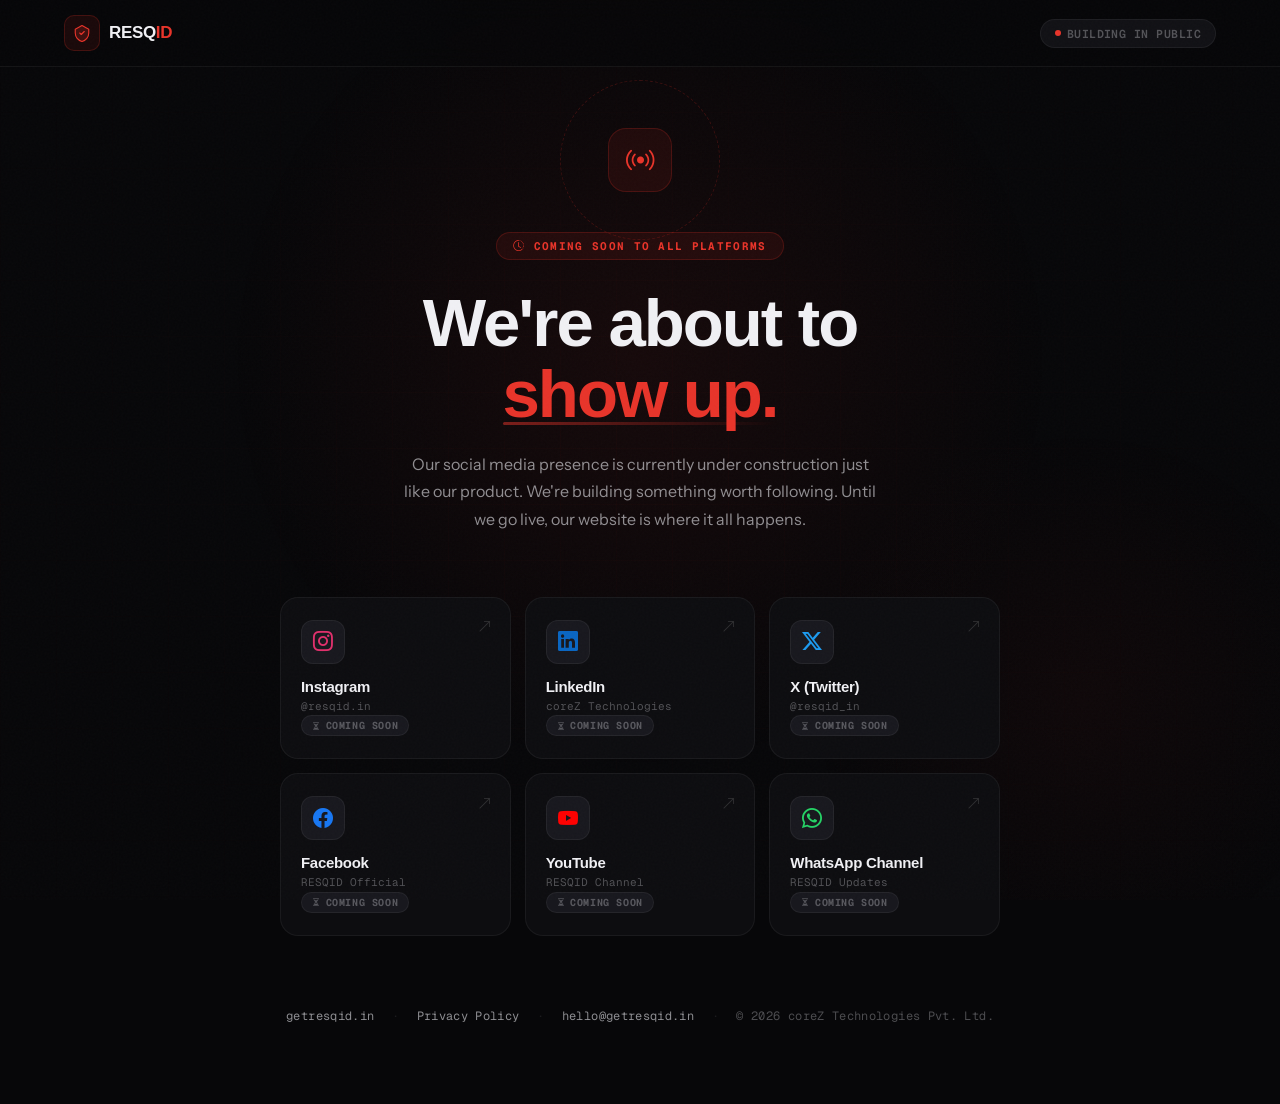
<file: coming-soon.html>
<!doctype html>
<html lang="en">
  <head>
    <meta charset="UTF-8" />
    <meta name="viewport" content="width=device-width, initial-scale=1.0" />
    <title>Follow RESQID – Coming Soon</title>
    <meta
      name="description"
      content="RESQID is arriving on social media. Be the first to know when we go live."
    />
    <link rel="preconnect" href="https://fonts.googleapis.com" />
    <link rel="preconnect" href="https://fonts.gstatic.com" crossorigin />
    <link
      href="https://fonts.googleapis.com/css2?family=Cabinet+Grotesk:wght@400;500;700;800;900&family=Geist+Mono:wght@400;500&family=Instrument+Sans:ital,wght@0,400;0,500;0,600;1,400&display=swap"
      rel="stylesheet"
    />
    <link
      href="https://cdn.jsdelivr.net/npm/bootstrap-icons@1.11.3/font/bootstrap-icons.min.css"
      rel="stylesheet"
    />

    <style>
      :root {
        --red: #e8342a;
        --red-dk: #b5241c;
        --red-lt: rgba(232, 52, 42, 0.09);
        --red-bd: rgba(232, 52, 42, 0.2);
        --red-glow: rgba(232, 52, 42, 0.15);
        --bg: #070709;
        --s1: #0d0d10;
        --s2: #111115;
        --s3: #18181e;
        --s4: #1e1e26;
        --bd: rgba(255, 255, 255, 0.055);
        --bd2: rgba(255, 255, 255, 0.1);
        --tx: #f0f0f4;
        --tx2: rgba(240, 240, 244, 0.58);
        --tx3: rgba(240, 240, 244, 0.3);
        --tx4: rgba(240, 240, 244, 0.15);
        --ok: #10b981;
        --ok-lt: rgba(16, 185, 129, 0.1);
        --r: 12px;
        --rl: 18px;
        --rxl: 26px;
        --ease: cubic-bezier(0.34, 1.18, 0.64, 1);
        --ease-out: cubic-bezier(0, 0, 0.2, 1);
        --ease-spring: cubic-bezier(0.34, 1.56, 0.64, 1);
      }

      *,
      *::before,
      *::after {
        box-sizing: border-box;
        margin: 0;
        padding: 0;
      }

      html {
        overflow-x: hidden;
        scroll-behavior: smooth;
      }

      body {
        font-family: "Instrument Sans", sans-serif;
        background: var(--bg);
        color: var(--tx);
        overflow-x: hidden;
        min-height: 100vh;
        -webkit-font-smoothing: antialiased;
        text-rendering: optimizeLegibility;
      }

      h1,
      h2,
      h3,
      h4,
      h5,
      h6 {
        font-family: "Cabinet Grotesk", sans-serif;
      }

      ::selection {
        background: rgba(232, 52, 42, 0.18);
        color: var(--red);
      }

      ::-webkit-scrollbar {
        width: 3px;
      }
      ::-webkit-scrollbar-track {
        background: var(--bg);
      }
      ::-webkit-scrollbar-thumb {
        background: var(--red-bd);
        border-radius: 99px;
      }

      a {
        text-decoration: none;
        color: inherit;
      }

      /* ── NOISE OVERLAY ── */
      body::before {
        content: "";
        position: fixed;
        inset: 0;
        background-image: url("data:image/svg+xml,%3Csvg viewBox='0 0 512 512' xmlns='http://www.w3.org/2000/svg'%3E%3Cfilter id='noise'%3E%3CfeTurbulence type='fractalNoise' baseFrequency='0.85' numOctaves='4' stitchTiles='stitch'/%3E%3C/filter%3E%3Crect width='100%25' height='100%25' filter='url(%23noise)' opacity='1'/%3E%3C/svg%3E");
        opacity: 0.022;
        pointer-events: none;
        z-index: 9990;
      }

      /* ── AMBIENT BACKGROUND ── */
      .bg-ambient {
        position: fixed;
        inset: 0;
        pointer-events: none;
        z-index: 0;
        overflow: hidden;
      }

      .bg-ambient::before {
        content: "";
        position: absolute;
        width: 900px;
        height: 900px;
        left: 50%;
        top: 50%;
        transform: translate(-50%, -60%);
        background: radial-gradient(
          ellipse,
          rgba(232, 52, 42, 0.07) 0%,
          transparent 65%
        );
        animation: pulse-bg 8s ease-in-out infinite alternate;
      }

      .bg-ambient::after {
        content: "";
        position: absolute;
        width: 600px;
        height: 600px;
        right: -100px;
        bottom: -100px;
        background: radial-gradient(
          ellipse,
          rgba(232, 52, 42, 0.04) 0%,
          transparent 65%
        );
        animation: pulse-bg 11s ease-in-out infinite alternate-reverse;
      }

      .bg-grid {
        position: fixed;
        inset: 0;
        pointer-events: none;
        z-index: 0;
        background-image:
          linear-gradient(rgba(232, 52, 42, 0.025) 1px, transparent 1px),
          linear-gradient(90deg, rgba(232, 52, 42, 0.025) 1px, transparent 1px);
        background-size: 56px 56px;
        mask-image: radial-gradient(
          ellipse 80% 80% at 50% 50%,
          black 0%,
          transparent 100%
        );
      }

      @keyframes pulse-bg {
        from {
          opacity: 0.6;
          transform: translate(-50%, -60%) scale(1);
        }
        to {
          opacity: 1;
          transform: translate(-50%, -60%) scale(1.12);
        }
      }

      /* ── NAV ── */
      #nav {
        position: fixed;
        top: 0;
        left: 0;
        right: 0;
        z-index: 1000;
        background: rgba(7, 7, 9, 0.88);
        backdrop-filter: blur(12px) saturate(1.3);
        -webkit-backdrop-filter: blur(12px) saturate(1.3);
        border-bottom: 1px solid var(--bd);
      }

      .nav-in {
        max-width: 1200px;
        margin: 0 auto;
        display: flex;
        align-items: center;
        justify-content: space-between;
        padding: 15px 24px;
      }

      .nav-logo {
        display: flex;
        align-items: center;
        gap: 9px;
      }

      .nav-logo-icon {
        width: 36px;
        height: 36px;
        background: var(--red-lt);
        border: 1px solid var(--red-bd);
        border-radius: 10px;
        display: flex;
        align-items: center;
        justify-content: center;
        transition:
          transform 0.4s var(--ease-spring),
          box-shadow 0.3s var(--ease-out);
      }

      .nav-logo:hover .nav-logo-icon {
        transform: rotate(-12deg) scale(1.12);
        box-shadow: 0 0 22px rgba(232, 52, 42, 0.35);
      }

      .nav-logo-txt {
        font-family: "Cabinet Grotesk", sans-serif;
        font-size: 17px;
        font-weight: 900;
        color: var(--tx);
        letter-spacing: -0.02em;
      }

      .nav-logo-txt span {
        color: var(--red);
      }

      .nav-badge {
        display: inline-flex;
        align-items: center;
        gap: 6px;
        padding: 6px 14px;
        border-radius: 99px;
        border: 1px solid var(--bd);
        background: var(--s2);
        font-size: 11.5px;
        font-weight: 600;
        color: var(--tx3);
        letter-spacing: 0.04em;
        text-transform: uppercase;
        font-family: "Geist Mono", monospace;
      }

      .dot-pulse {
        width: 6px;
        height: 6px;
        border-radius: 50%;
        background: var(--red);
        animation: dot-pulse 2s ease-in-out infinite;
      }

      @keyframes dot-pulse {
        0%,
        100% {
          opacity: 1;
          box-shadow: 0 0 0 0 rgba(232, 52, 42, 0.5);
        }
        50% {
          opacity: 0.7;
          box-shadow: 0 0 0 5px rgba(232, 52, 42, 0);
        }
      }

      /* ── MAIN LAYOUT ── */
      .page-wrap {
        position: relative;
        z-index: 1;
        min-height: 100vh;
        display: flex;
        flex-direction: column;
        align-items: center;
        justify-content: center;
        padding: 120px 24px 80px;
      }

      /* ── HERO ── */
      .hero {
        text-align: center;
        max-width: 640px;
        margin: 0 auto 64px;
      }

      .hero-eyebrow {
        display: inline-flex;
        align-items: center;
        gap: 8px;
        padding: 6px 16px;
        border-radius: 99px;
        border: 1px solid var(--red-bd);
        background: var(--red-lt);
        font-size: 11px;
        font-weight: 700;
        color: var(--red);
        letter-spacing: 0.12em;
        text-transform: uppercase;
        font-family: "Geist Mono", monospace;
        margin-bottom: 28px;
        animation: fade-up 0.6s var(--ease-out) both;
      }

      .hero-title {
        font-family: "Cabinet Grotesk", sans-serif;
        font-size: clamp(2.6rem, 6vw, 4.2rem);
        font-weight: 900;
        line-height: 1.05;
        letter-spacing: -0.03em;
        color: var(--tx);
        margin-bottom: 22px;
        animation: fade-up 0.6s var(--ease-out) 0.1s both;
      }

      .hero-title .accent {
        color: var(--red);
        position: relative;
        display: inline-block;
      }

      .hero-title .accent::after {
        content: "";
        position: absolute;
        bottom: 4px;
        left: 0;
        right: 0;
        height: 3px;
        background: linear-gradient(90deg, var(--red), transparent);
        border-radius: 99px;
        opacity: 0.5;
      }

      .hero-body {
        font-size: 1rem;
        line-height: 1.7;
        color: var(--tx2);
        max-width: 480px;
        margin: 0 auto;
        animation: fade-up 0.6s var(--ease-out) 0.2s both;
      }

      /* ── SOCIAL GRID ── */
      .social-grid {
        display: grid;
        grid-template-columns: repeat(3, 1fr);
        gap: 14px;
        max-width: 720px;
        width: 100%;
        margin: 0 auto;
        animation: fade-up 0.6s var(--ease-out) 0.3s both;
      }

      @media (max-width: 600px) {
        .social-grid {
          grid-template-columns: 1fr 1fr;
        }
      }

      @media (max-width: 380px) {
        .social-grid {
          grid-template-columns: 1fr;
        }
      }

      .social-card {
        position: relative;
        display: flex;
        flex-direction: column;
        align-items: flex-start;
        gap: 14px;
        padding: 22px 20px;
        border-radius: var(--rl);
        border: 1px solid var(--bd);
        background: var(--s1);
        cursor: pointer;
        overflow: hidden;
        transition:
          border-color 0.25s var(--ease-out),
          transform 0.35s var(--ease-spring),
          box-shadow 0.3s var(--ease-out);
        text-align: left;
      }

      .social-card::before {
        content: "";
        position: absolute;
        inset: 0;
        opacity: 0;
        transition: opacity 0.3s var(--ease-out);
      }

      .social-card:hover {
        transform: translateY(-4px) scale(1.015);
        border-color: var(--bd2);
      }

      .social-card:hover::before {
        opacity: 1;
      }

      /* Per-platform accent colors */
      .social-card[data-platform="instagram"] {
        --accent: #e1306c;
      }
      .social-card[data-platform="linkedin"] {
        --accent: #0a66c2;
      }
      .social-card[data-platform="twitter"] {
        --accent: #1d9bf0;
      }
      .social-card[data-platform="facebook"] {
        --accent: #1877f2;
      }
      .social-card[data-platform="youtube"] {
        --accent: #ff0000;
      }
      .social-card[data-platform="whatsapp"] {
        --accent: #25d366;
      }

      .social-card::before {
        background: radial-gradient(
          ellipse 120% 120% at 0% 0%,
          rgba(var(--accent-rgb, 232, 52, 42), 0.06),
          transparent 70%
        );
      }

      .social-card:hover {
        box-shadow:
          0 8px 32px rgba(0, 0, 0, 0.35),
          0 0 0 1px rgba(255, 255, 255, 0.06);
      }

      /* Accent glow on hover via pseudo + custom props */
      .social-card[data-platform="instagram"]:hover {
        box-shadow:
          0 8px 32px rgba(0, 0, 0, 0.35),
          0 0 24px rgba(225, 48, 108, 0.1);
        border-color: rgba(225, 48, 108, 0.2);
      }
      .social-card[data-platform="linkedin"]:hover {
        box-shadow:
          0 8px 32px rgba(0, 0, 0, 0.35),
          0 0 24px rgba(10, 102, 194, 0.12);
        border-color: rgba(10, 102, 194, 0.25);
      }
      .social-card[data-platform="twitter"]:hover {
        box-shadow:
          0 8px 32px rgba(0, 0, 0, 0.35),
          0 0 24px rgba(29, 155, 240, 0.12);
        border-color: rgba(29, 155, 240, 0.25);
      }
      .social-card[data-platform="facebook"]:hover {
        box-shadow:
          0 8px 32px rgba(0, 0, 0, 0.35),
          0 0 24px rgba(24, 119, 242, 0.12);
        border-color: rgba(24, 119, 242, 0.25);
      }
      .social-card[data-platform="youtube"]:hover {
        box-shadow:
          0 8px 32px rgba(0, 0, 0, 0.35),
          0 0 24px rgba(255, 0, 0, 0.12);
        border-color: rgba(255, 0, 0, 0.2);
      }
      .social-card[data-platform="whatsapp"]:hover {
        box-shadow:
          0 8px 32px rgba(0, 0, 0, 0.35),
          0 0 24px rgba(37, 211, 102, 0.12);
        border-color: rgba(37, 211, 102, 0.2);
      }

      .card-icon-wrap {
        width: 44px;
        height: 44px;
        border-radius: 12px;
        display: flex;
        align-items: center;
        justify-content: center;
        font-size: 20px;
        background: var(--s3);
        border: 1px solid var(--bd);
        transition:
          transform 0.35s var(--ease-spring),
          background 0.25s;
        flex-shrink: 0;
      }

      .social-card:hover .card-icon-wrap {
        transform: scale(1.1) rotate(-6deg);
      }

      /* Icon colors */
      .social-card[data-platform="instagram"] .card-icon-wrap {
        color: #e1306c;
      }
      .social-card[data-platform="linkedin"] .card-icon-wrap {
        color: #0a66c2;
      }
      .social-card[data-platform="twitter"] .card-icon-wrap {
        color: #1d9bf0;
      }
      .social-card[data-platform="facebook"] .card-icon-wrap {
        color: #1877f2;
      }
      .social-card[data-platform="youtube"] .card-icon-wrap {
        color: #ff0000;
      }
      .social-card[data-platform="whatsapp"] .card-icon-wrap {
        color: #25d366;
      }

      .card-info {
        flex: 1;
        min-width: 0;
      }

      .card-name {
        font-family: "Cabinet Grotesk", sans-serif;
        font-size: 15px;
        font-weight: 800;
        color: var(--tx);
        margin-bottom: 4px;
        letter-spacing: -0.02em;
      }

      .card-handle {
        font-family: "Geist Mono", monospace;
        font-size: 11px;
        color: var(--tx3);
        white-space: nowrap;
        overflow: hidden;
        text-overflow: ellipsis;
      }

      .card-badge {
        margin-top: 2px;
        display: inline-flex;
        align-items: center;
        gap: 5px;
        padding: 3px 10px;
        border-radius: 99px;
        font-size: 10px;
        font-weight: 700;
        letter-spacing: 0.06em;
        text-transform: uppercase;
        font-family: "Geist Mono", monospace;
        background: var(--s3);
        border: 1px solid var(--bd);
        color: var(--tx3);
        width: fit-content;
        transition: all 0.25s var(--ease-out);
      }

      .card-badge i {
        font-size: 8px;
      }

      .card-arrow {
        position: absolute;
        top: 20px;
        right: 18px;
        color: var(--tx4);
        font-size: 14px;
        transition:
          transform 0.3s var(--ease-spring),
          color 0.2s;
      }

      .social-card:hover .card-arrow {
        color: var(--tx2);
        transform: translate(3px, -3px);
      }

      /* ── MODAL ── */
      .modal-overlay {
        position: fixed;
        inset: 0;
        z-index: 9000;
        background: rgba(7, 7, 9, 0.85);
        backdrop-filter: blur(12px) saturate(1.3);
        -webkit-backdrop-filter: blur(12px) saturate(1.3);
        display: flex;
        align-items: center;
        justify-content: center;
        padding: 24px;
        opacity: 0;
        pointer-events: none;
        transition: opacity 0.25s var(--ease-out);
      }

      .modal-overlay.open {
        opacity: 1;
        pointer-events: all;
      }

      .modal {
        position: relative;
        background: var(--s2);
        border: 1px solid var(--bd2);
        border-radius: var(--rxl);
        padding: 48px 40px 40px;
        max-width: 440px;
        width: 100%;
        text-align: center;
        transform: scale(0.92) translateY(20px);
        transition: transform 0.4s var(--ease-spring);
        box-shadow:
          0 32px 80px rgba(0, 0, 0, 0.6),
          0 0 0 1px rgba(255, 255, 255, 0.04);
      }

      .modal-overlay.open .modal {
        transform: scale(1) translateY(0);
      }

      .modal-close {
        position: absolute;
        top: 16px;
        right: 16px;
        width: 32px;
        height: 32px;
        border-radius: 8px;
        border: 1px solid var(--bd);
        background: var(--s3);
        color: var(--tx3);
        display: flex;
        align-items: center;
        justify-content: center;
        cursor: pointer;
        font-size: 14px;
        transition: all 0.2s var(--ease-out);
      }

      .modal-close:hover {
        background: var(--s4);
        color: var(--tx);
        border-color: var(--bd2);
      }

      .modal-icon {
        width: 72px;
        height: 72px;
        border-radius: 20px;
        display: flex;
        align-items: center;
        justify-content: center;
        font-size: 32px;
        margin: 0 auto 24px;
        border: 1px solid var(--bd);
        background: var(--s3);
        transition: transform 0.4s var(--ease-spring);
      }

      .modal-overlay.open .modal-icon {
        animation: icon-bounce 0.6s var(--ease-spring) 0.1s both;
      }

      @keyframes icon-bounce {
        from {
          transform: scale(0.7) rotate(-10deg);
          opacity: 0;
        }
        to {
          transform: scale(1) rotate(0deg);
          opacity: 1;
        }
      }

      .modal-platform {
        font-family: "Geist Mono", monospace;
        font-size: 10px;
        font-weight: 600;
        letter-spacing: 0.12em;
        text-transform: uppercase;
        color: var(--tx3);
        margin-bottom: 10px;
      }

      .modal-title {
        font-family: "Cabinet Grotesk", sans-serif;
        font-size: 1.75rem;
        font-weight: 900;
        letter-spacing: -0.03em;
        color: var(--tx);
        margin-bottom: 14px;
        line-height: 1.1;
      }

      .modal-body {
        font-size: 0.9rem;
        line-height: 1.7;
        color: var(--tx2);
        margin-bottom: 28px;
      }

      .modal-cta {
        display: inline-flex;
        align-items: center;
        gap: 8px;
        padding: 13px 26px;
        border-radius: var(--r);
        background: var(--s3);
        border: 1px solid var(--bd2);
        color: var(--tx2);
        font-size: 13.5px;
        font-weight: 600;
        cursor: default;
        margin-bottom: 16px;
        width: 100%;
        justify-content: center;
        transition: all 0.2s;
      }

      .modal-note {
        font-size: 11px;
        color: var(--tx3);
        font-family: "Geist Mono", monospace;
        letter-spacing: 0.03em;
      }

      .modal-note a {
        color: var(--red);
        text-decoration: underline;
        text-underline-offset: 3px;
      }

      /* ── FOOTER STRIP ── */
      .bottom-strip {
        margin-top: 72px;
        text-align: center;
        animation: fade-up 0.6s var(--ease-out) 0.45s both;
      }

      .bottom-strip p {
        font-size: 12px;
        color: var(--tx3);
        font-family: "Geist Mono", monospace;
        letter-spacing: 0.03em;
      }

      .bottom-strip a {
        color: var(--tx2);
        transition: color 0.2s;
      }

      .bottom-strip a:hover {
        color: var(--tx);
      }

      .divider {
        display: inline-block;
        margin: 0 10px;
        opacity: 0.3;
      }

      /* ── ANIMATIONS ── */
      @keyframes fade-up {
        from {
          opacity: 0;
          transform: translateY(18px);
        }
        to {
          opacity: 1;
          transform: translateY(0);
        }
      }

      /* ── STAGGER CARDS ── */
      .social-card:nth-child(1) {
        animation: fade-up 0.5s var(--ease-out) 0.3s both;
      }
      .social-card:nth-child(2) {
        animation: fade-up 0.5s var(--ease-out) 0.36s both;
      }
      .social-card:nth-child(3) {
        animation: fade-up 0.5s var(--ease-out) 0.42s both;
      }
      .social-card:nth-child(4) {
        animation: fade-up 0.5s var(--ease-out) 0.48s both;
      }
      .social-card:nth-child(5) {
        animation: fade-up 0.5s var(--ease-out) 0.54s both;
      }
      .social-card:nth-child(6) {
        animation: fade-up 0.5s var(--ease-out) 0.6s both;
      }

      /* ── RIPPLE ── */
      .ripple-ring {
        position: absolute;
        inset: -40px;
        border-radius: 50%;
        border: 1px dashed var(--red-bd);
        animation: ripple-spin 30s linear infinite;
        pointer-events: none;
      }

      @keyframes ripple-spin {
        from {
          transform: rotate(0deg);
        }
        to {
          transform: rotate(360deg);
        }
      }

      .hero-icon-wrap {
        position: relative;
        width: 80px;
        height: 80px;
        margin: 0 auto 32px;
        display: flex;
        align-items: center;
        justify-content: center;
      }

      .hero-icon {
        width: 64px;
        height: 64px;
        border-radius: 18px;
        background: var(--red-lt);
        border: 1px solid var(--red-bd);
        display: flex;
        align-items: center;
        justify-content: center;
        font-size: 28px;
        color: var(--red);
        position: relative;
        z-index: 1;
        animation: hero-icon-float 4s ease-in-out infinite alternate;
      }

      @keyframes hero-icon-float {
        from {
          transform: translateY(0px) rotate(0deg);
        }
        to {
          transform: translateY(-6px) rotate(3deg);
        }
      }
    </style>
  </head>

  <body>
    <!-- Backgrounds -->
    <div class="bg-ambient"></div>
    <div class="bg-grid"></div>

    <!-- Nav -->
    <nav id="nav">
      <div class="nav-in">
        <a href="/" class="nav-logo">
          <div class="nav-logo-icon">
            <svg width="18" height="18" viewBox="0 0 24 24" fill="none">
              <path
                d="M12 2L3 7v5c0 5.25 3.8 10.15 9 11.35C17.2 22.15 21 17.25 21 12V7L12 2z"
                fill="#e8342a"
                opacity=".18"
              />
              <path
                d="M12 2L3 7v5c0 5.25 3.8 10.15 9 11.35C17.2 22.15 21 17.25 21 12V7L12 2z"
                stroke="#e8342a"
                stroke-width="1.5"
                stroke-linejoin="round"
              />
              <path
                d="M9 12l2 2 4-4"
                stroke="#e8342a"
                stroke-width="1.5"
                stroke-linecap="round"
                stroke-linejoin="round"
              />
            </svg>
          </div>
          <span class="nav-logo-txt">RESQ<span>ID</span></span>
        </a>
        <div class="nav-badge">
          <div class="dot-pulse"></div>
          Building in Public
        </div>
      </div>
    </nav>

    <!-- Page -->
    <div class="page-wrap">
      <!-- Hero -->
      <div class="hero">
        <div class="hero-icon-wrap">
          <div class="ripple-ring"></div>
          <div class="hero-icon">
            <i class="bi bi-broadcast"></i>
          </div>
        </div>

        <div class="hero-eyebrow">
          <i class="bi bi-clock-history"></i>
          Coming Soon to All Platforms
        </div>

        <h1 class="hero-title">
          We're about to<br />
          <span class="accent">show up.</span>
        </h1>

        <p class="hero-body">
          Our social media presence is currently under construction just like
          our product. We're building something worth following. Until we go
          live, our website is where it all happens.
        </p>
      </div>

      <!-- Social Cards -->
      <div class="social-grid">
        <!-- Instagram -->
        <div
          class="social-card"
          data-platform="instagram"
          data-name="Instagram"
          data-handle="@resqid.in"
          data-desc="Behind-the-scenes, product updates, and stories from our journey   from student desks to school corridors."
          onclick="openModal(this)"
        >
          <div class="card-arrow"><i class="bi bi-arrow-up-right"></i></div>
          <div class="card-icon-wrap"><i class="bi bi-instagram"></i></div>
          <div class="card-info">
            <div class="card-name">Instagram</div>
            <div class="card-handle">@resqid.in</div>
            <div class="card-badge">
              <i class="bi bi-hourglass-split"></i> Coming Soon
            </div>
          </div>
        </div>

        <!-- LinkedIn -->
        <div
          class="social-card"
          data-platform="linkedin"
          data-name="LinkedIn"
          data-handle="RESQID · coreZ Technologies"
          data-desc="Company milestones, product announcements, and thought leadership on school safety and student tech in India."
          onclick="openModal(this)"
        >
          <div class="card-arrow"><i class="bi bi-arrow-up-right"></i></div>
          <div class="card-icon-wrap"><i class="bi bi-linkedin"></i></div>
          <div class="card-info">
            <div class="card-name">LinkedIn</div>
            <div class="card-handle">coreZ Technologies</div>
            <div class="card-badge">
              <i class="bi bi-hourglass-split"></i> Coming Soon
            </div>
          </div>
        </div>

        <!-- X / Twitter -->
        <div
          class="social-card"
          data-platform="twitter"
          data-name="X (Twitter)"
          data-handle="@resqid_in"
          data-desc="Real-time product thoughts, launch updates, and honest founder commentary. We'll say what we mean."
          onclick="openModal(this)"
        >
          <div class="card-arrow"><i class="bi bi-arrow-up-right"></i></div>
          <div class="card-icon-wrap"><i class="bi bi-twitter-x"></i></div>
          <div class="card-info">
            <div class="card-name">X (Twitter)</div>
            <div class="card-handle">@resqid_in</div>
            <div class="card-badge">
              <i class="bi bi-hourglass-split"></i> Coming Soon
            </div>
          </div>
        </div>

        <!-- Facebook -->
        <div
          class="social-card"
          data-platform="facebook"
          data-name="Facebook"
          data-handle="RESQID Official"
          data-desc="Community updates, school partnership news, and parent-facing announcements about RESQID rollouts."
          onclick="openModal(this)"
        >
          <div class="card-arrow"><i class="bi bi-arrow-up-right"></i></div>
          <div class="card-icon-wrap"><i class="bi bi-facebook"></i></div>
          <div class="card-info">
            <div class="card-name">Facebook</div>
            <div class="card-handle">RESQID Official</div>
            <div class="card-badge">
              <i class="bi bi-hourglass-split"></i> Coming Soon
            </div>
          </div>
        </div>

        <!-- YouTube -->
        <div
          class="social-card"
          data-platform="youtube"
          data-name="YouTube"
          data-handle="RESQID"
          data-desc="Product walkthroughs, school onboarding guides, and the story of building RESQID from the ground up."
          onclick="openModal(this)"
        >
          <div class="card-arrow"><i class="bi bi-arrow-up-right"></i></div>
          <div class="card-icon-wrap"><i class="bi bi-youtube"></i></div>
          <div class="card-info">
            <div class="card-name">YouTube</div>
            <div class="card-handle">RESQID Channel</div>
            <div class="card-badge">
              <i class="bi bi-hourglass-split"></i> Coming Soon
            </div>
          </div>
        </div>

        <!-- WhatsApp Channel -->
        <div
          class="social-card"
          data-platform="whatsapp"
          data-name="WhatsApp Channel"
          data-handle="RESQID Updates"
          data-desc="Instant launch alerts, school enrollment open dates, and critical product updates   delivered directly to your WhatsApp."
          onclick="openModal(this)"
        >
          <div class="card-arrow"><i class="bi bi-arrow-up-right"></i></div>
          <div class="card-icon-wrap"><i class="bi bi-whatsapp"></i></div>
          <div class="card-info">
            <div class="card-name">WhatsApp Channel</div>
            <div class="card-handle">RESQID Updates</div>
            <div class="card-badge">
              <i class="bi bi-hourglass-split"></i> Coming Soon
            </div>
          </div>
        </div>
      </div>

      <!-- Bottom strip -->
      <div class="bottom-strip">
        <p>
          <a href="/">getresqid.in</a>
          <span class="divider">·</span>
          <a href="/privacy-policy.html">Privacy Policy</a>
          <span class="divider">·</span>
          <a href="mailto:hello@getresqid.in">hello@getresqid.in</a>
          <span class="divider">·</span>
          © 2026 coreZ Technologies Pvt. Ltd.
        </p>
      </div>
    </div>

    <!-- Modal -->
    <div class="modal-overlay" id="modal" onclick="closeModal(event)">
      <div class="modal">
        <button class="modal-close" onclick="closeModalBtn()">
          <i class="bi bi-x"></i>
        </button>

        <div class="modal-icon" id="modal-icon"></div>
        <div class="modal-platform" id="modal-platform"></div>
        <h2 class="modal-title" id="modal-title"></h2>
        <p class="modal-body" id="modal-body"></p>

        <div class="modal-cta">
          <i class="bi bi-hourglass-split"></i>
          Page not live yet check back soon
        </div>

        <p class="modal-note">
          In the meantime, visit us at
          <a href="/">getresqid.in</a>
          &nbsp;or write to
          <a href="mailto:hello@getresqid.in">hello@getresqid.in</a>
        </p>
      </div>
    </div>

    <script>
      const iconMap = {
        instagram: "bi bi-instagram",
        linkedin: "bi bi-linkedin",
        twitter: "bi bi-twitter-x",
        facebook: "bi bi-facebook",
        youtube: "bi bi-youtube",
        whatsapp: "bi bi-whatsapp",
      };

      const colorMap = {
        instagram: "#e1306c",
        linkedin: "#0a66c2",
        twitter: "#1d9bf0",
        facebook: "#1877f2",
        youtube: "#ff0000",
        whatsapp: "#25d366",
      };

      function openModal(card) {
        const platform = card.dataset.platform;
        const name = card.dataset.name;
        const handle = card.dataset.handle;
        const desc = card.dataset.desc;
        const color = colorMap[platform];

        const icon = document.getElementById("modal-icon");
        icon.innerHTML = `<i class="${iconMap[platform]}" style="color:${color}"></i>`;
        icon.style.borderColor = color + "33";
        icon.style.background = color + "11";

        document.getElementById("modal-platform").textContent =
          platform.toUpperCase();
        document.getElementById("modal-title").textContent = name;
        document.getElementById("modal-body").textContent = desc;

        document.getElementById("modal").classList.add("open");
        document.body.style.overflow = "hidden";
      }

      function closeModal(e) {
        if (e.target === document.getElementById("modal")) closeModalBtn();
      }

      function closeModalBtn() {
        document.getElementById("modal").classList.remove("open");
        document.body.style.overflow = "";
      }

      document.addEventListener("keydown", (e) => {
        if (e.key === "Escape") closeModalBtn();
      });
    </script>
  </body>
</html>
</file>
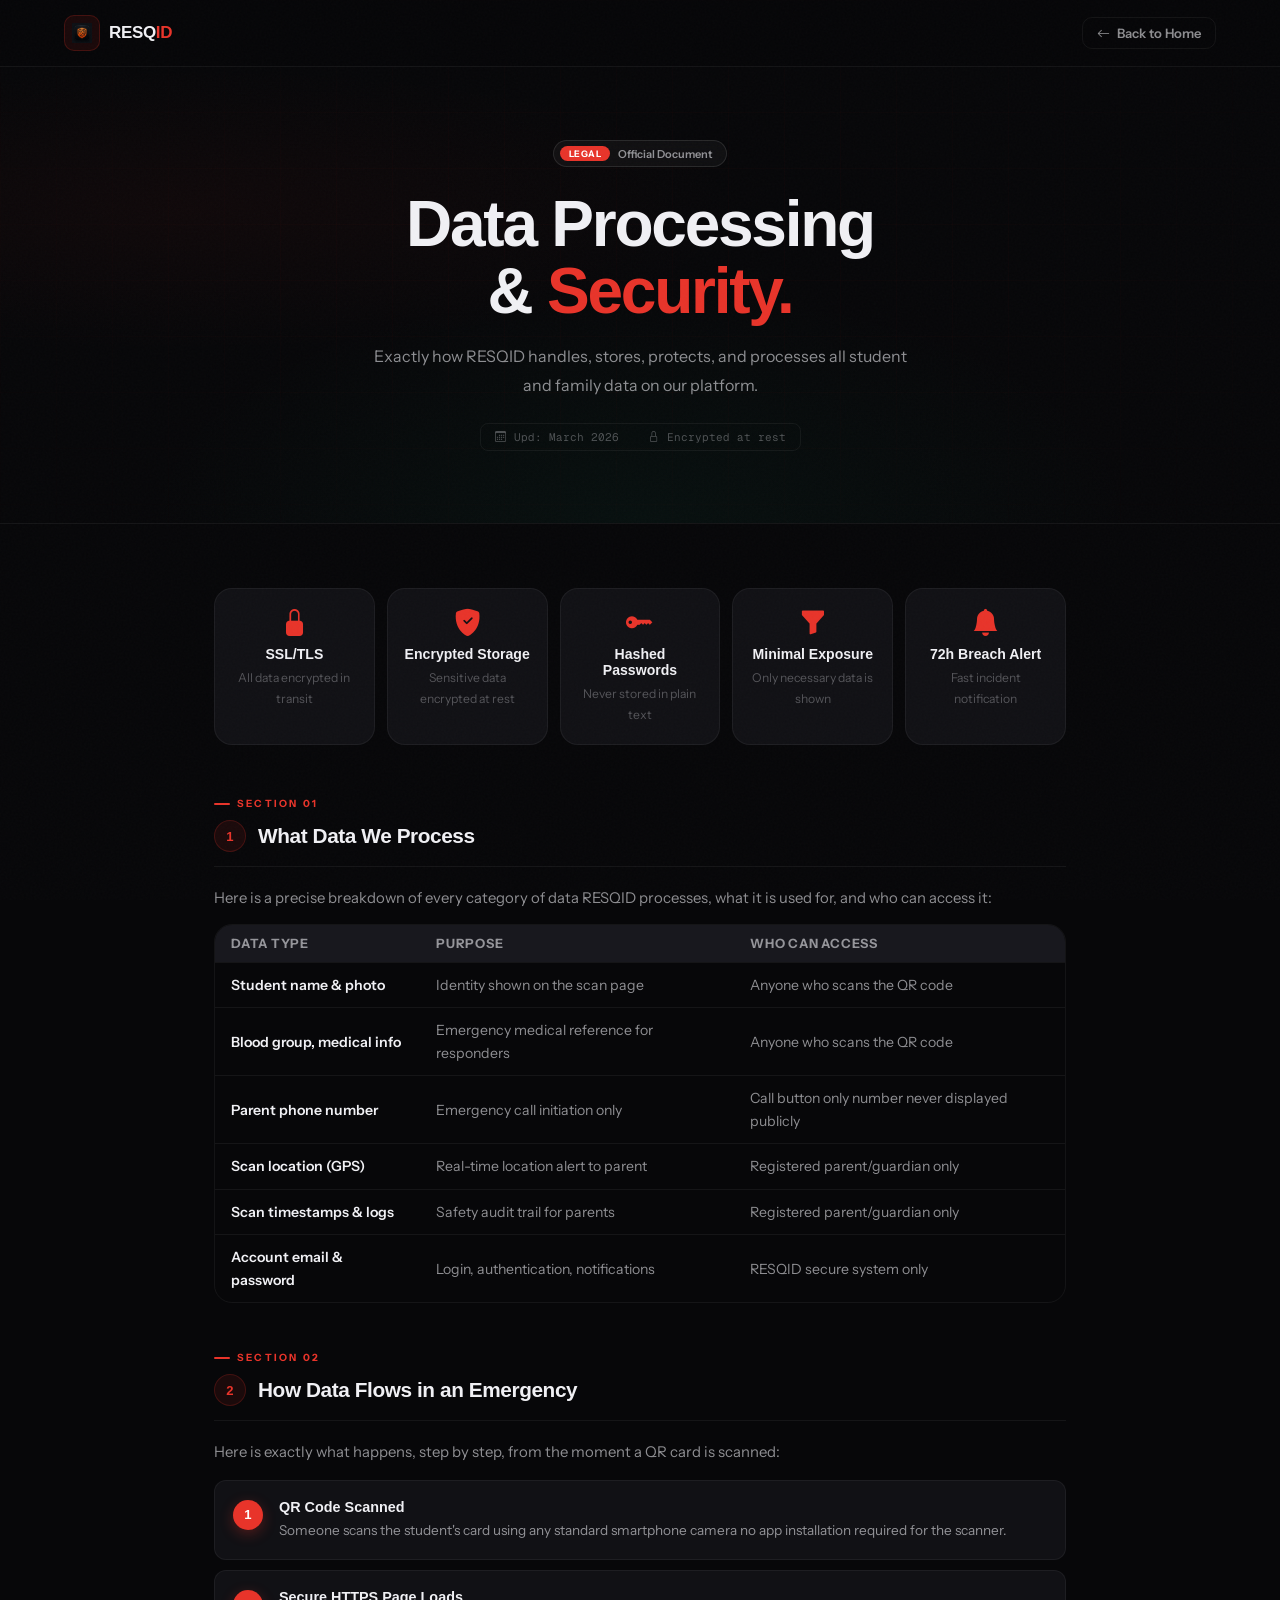
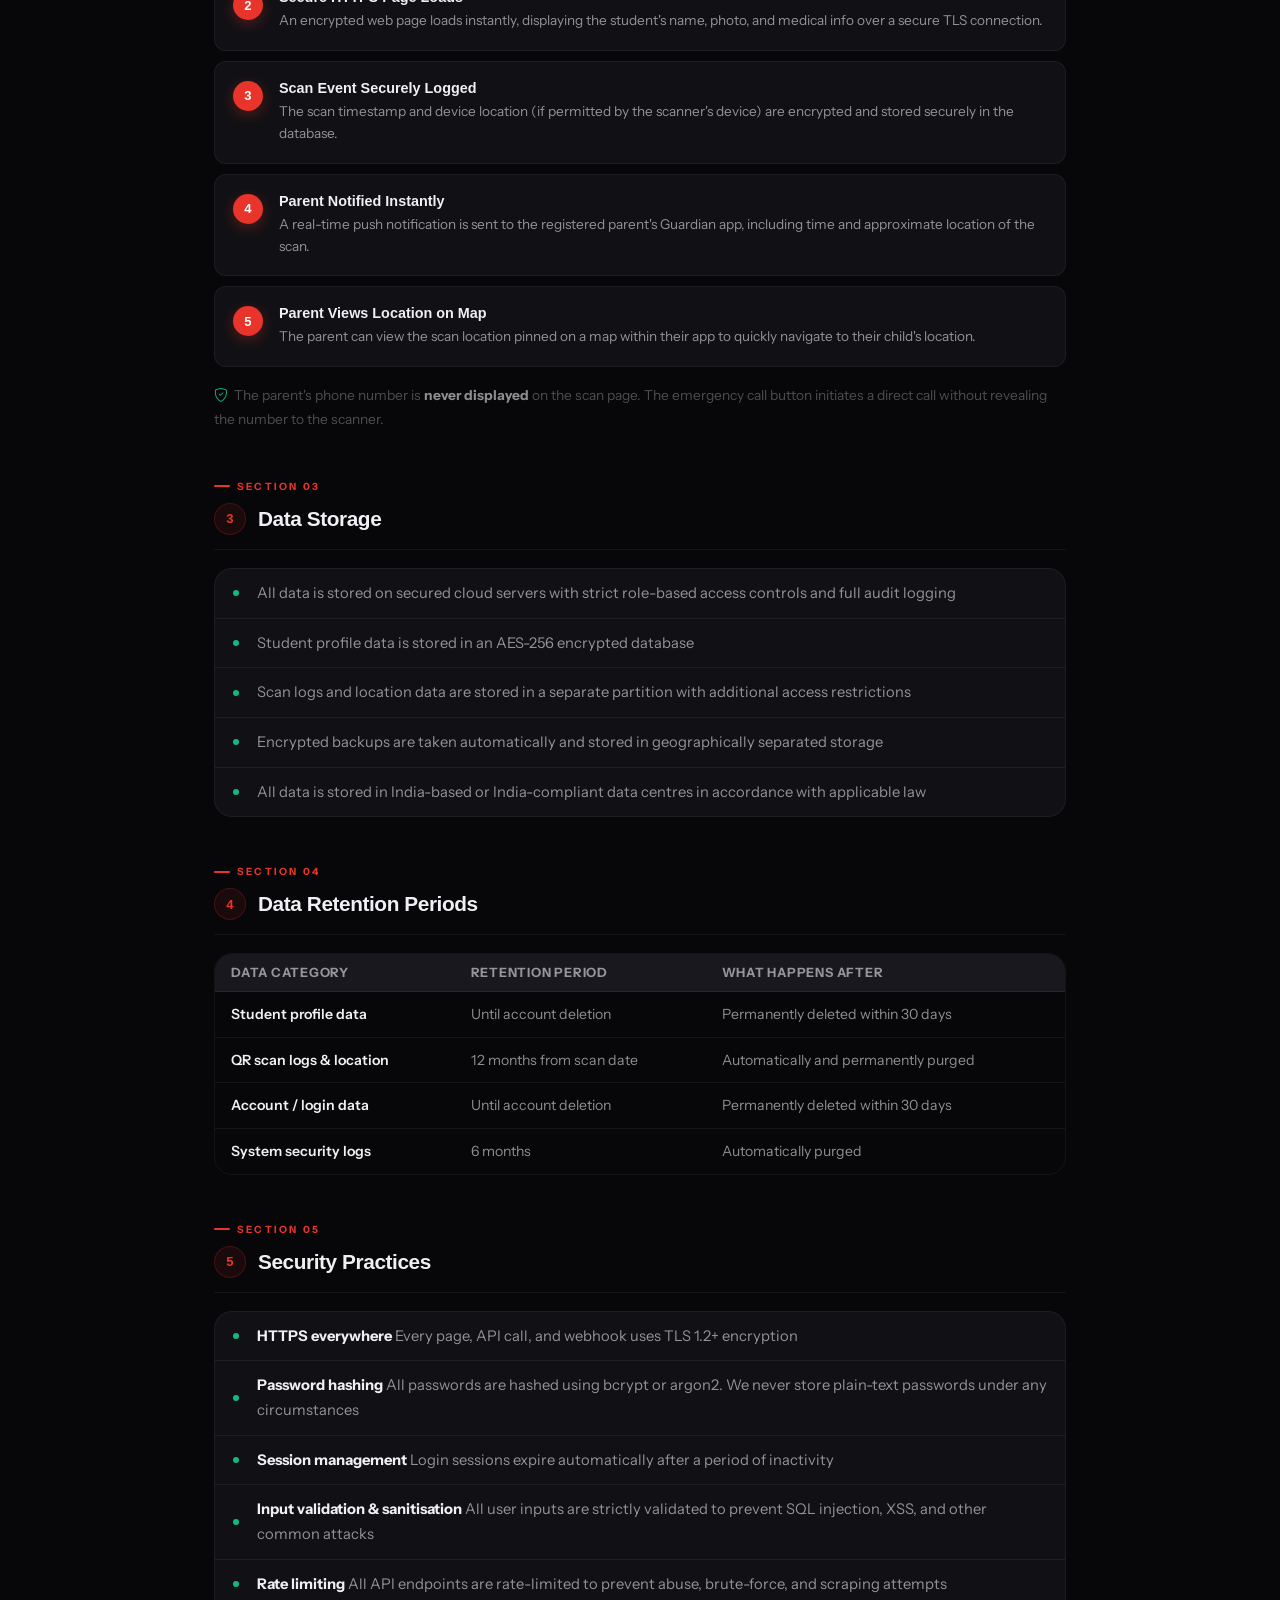
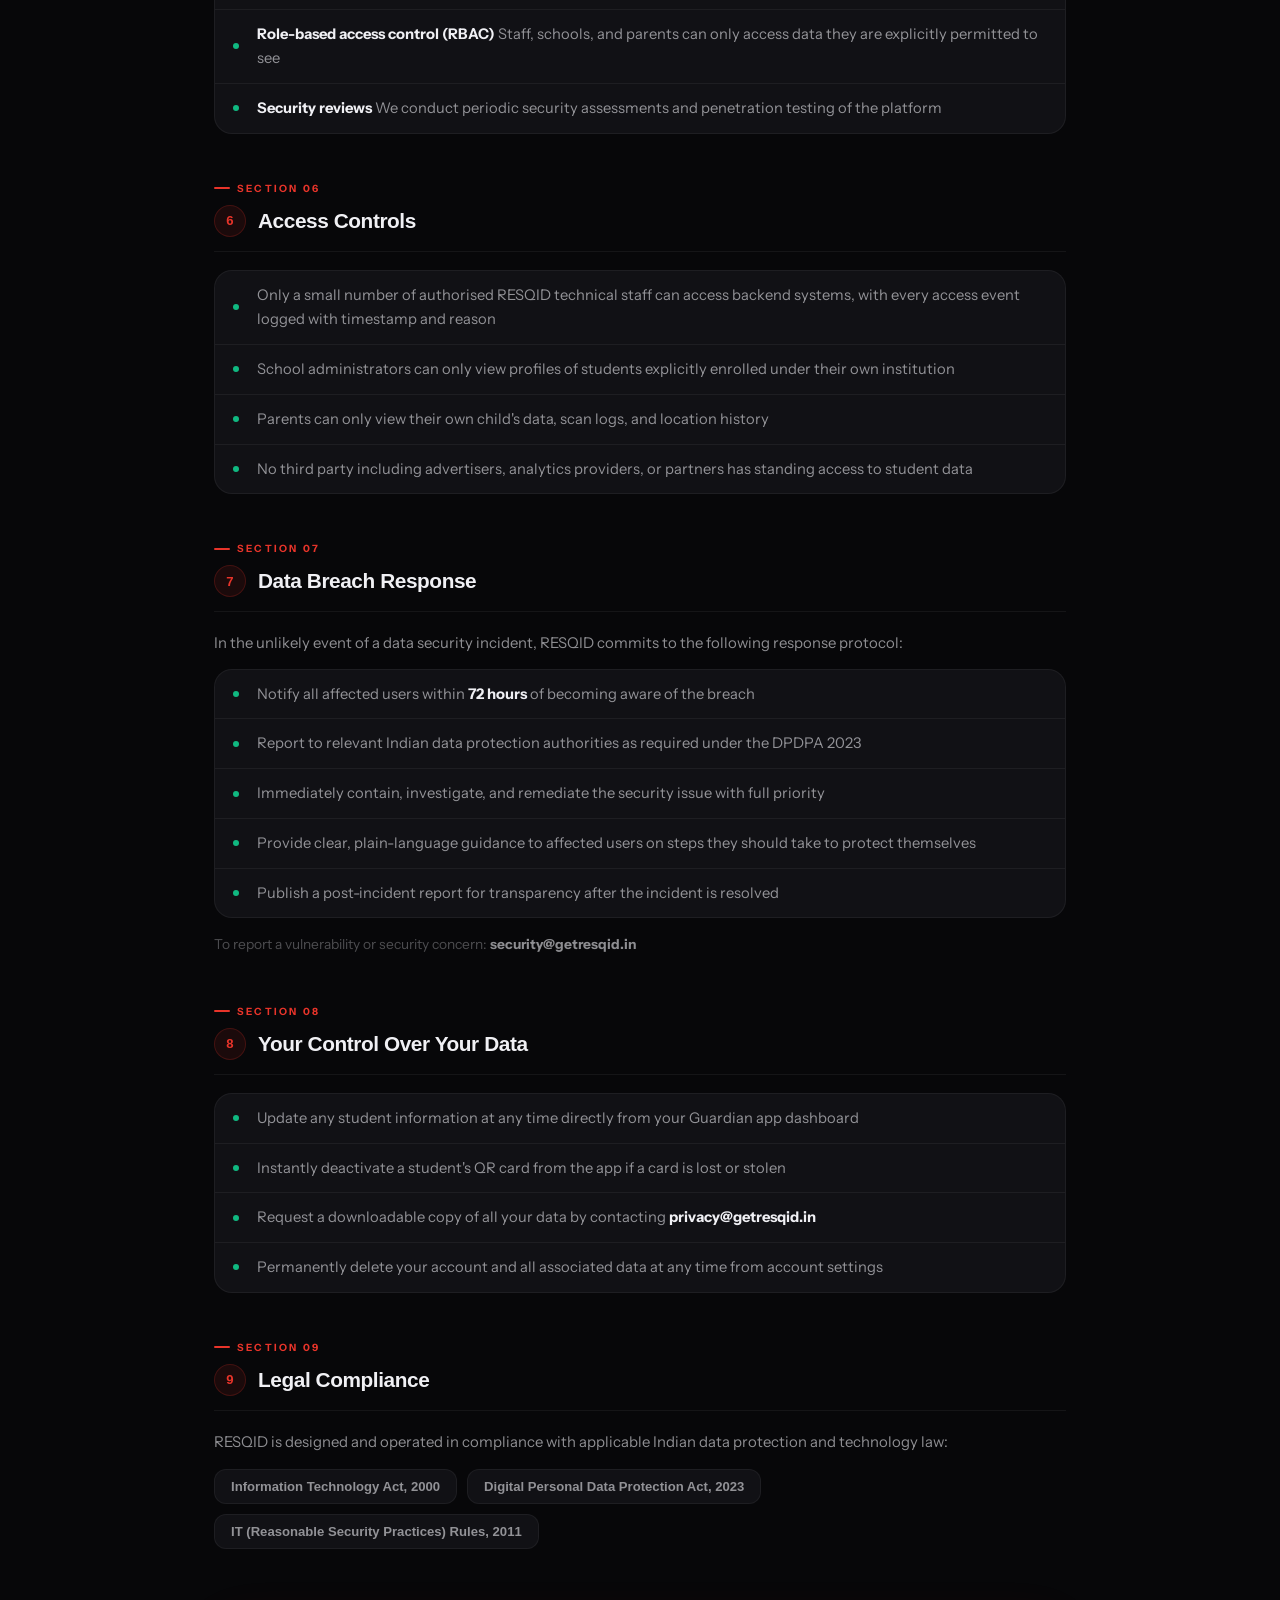
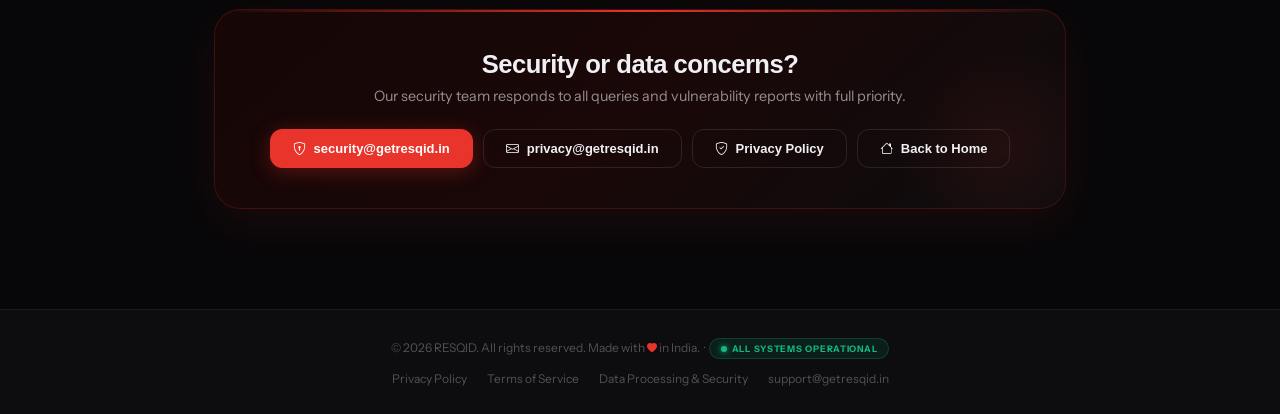
<file: data-security.html>
<!doctype html>
<html lang="en">
  <head>
    <meta charset="UTF-8" />
    <meta name="viewport" content="width=device-width, initial-scale=1.0" />
    <title>Data Processing &amp; Security – RESQID</title>
    <meta
      name="description"
      content="Data Processing and Security policy for RESQID – QR-based emergency profile system for schools."
    />
    <link rel="preconnect" href="https://fonts.googleapis.com" />
    <link rel="preconnect" href="https://fonts.gstatic.com" crossorigin />
    <link
      href="https://fonts.googleapis.com/css2?family=Cabinet+Grotesk:wght@400;500;700;800;900&family=Geist+Mono:wght@400;500&family=Instrument+Sans:ital,wght@0,400;0,500;0,600;1,400&display=swap"
      rel="stylesheet"
    />
    <link
      href="https://cdn.jsdelivr.net/npm/bootstrap-icons@1.11.3/font/bootstrap-icons.min.css"
      rel="stylesheet"
    />

    <!-- FAVICON -->
    <link rel="icon" type="image/x-icon" href="assets/favicon_io/favicon.ico" />
    <link
      rel="icon"
      type="image/png"
      sizes="16x16"
      href="assets/favicon_io/favicon-16x16.png"
    />
    <link
      rel="icon"
      type="image/png"
      sizes="32x32"
      href="assets/favicon_io/favicon-32x32.png"
    />
    <link
      rel="apple-touch-icon"
      sizes="180x180"
      href="assets/favicon_io/apple-touch-icon.png"
    />
    <link rel="manifest" href="assets/favicon_io/site.webmanifest" />

    <style>
      :root {
        --red: #e8342a;
        --red-dk: #b5241c;
        --red-lt: rgba(232, 52, 42, 0.09);
        --red-bd: rgba(232, 52, 42, 0.2);
        --bg: #070709;
        --s1: #0d0d10;
        --s2: #111115;
        --s3: #18181e;
        --s4: #1e1e26;
        --bd: rgba(255, 255, 255, 0.055);
        --bd2: rgba(255, 255, 255, 0.1);
        --tx: #f0f0f4;
        --tx2: rgba(240, 240, 244, 0.58);
        --tx3: rgba(240, 240, 244, 0.3);
        --ok: #10b981;
        --ok-lt: rgba(16, 185, 129, 0.1);
        --amber: #f59e0b;
        --r: 12px;
        --rl: 18px;
        --rxl: 26px;
        --ease: cubic-bezier(0.34, 1.18, 0.64, 1);
        --ease-out: cubic-bezier(0, 0, 0.2, 1);
        --ease-spring: cubic-bezier(0.34, 1.56, 0.64, 1);
      }
      *,
      *::before,
      *::after {
        box-sizing: border-box;
        margin: 0;
        padding: 0;
      }
      html {
        scroll-behavior: smooth;
        scroll-padding-top: 80px;
        overflow-x: hidden;
      }
      body {
        font-family: "Instrument Sans", sans-serif;
        background: var(--bg);
        color: var(--tx);
        overflow-x: hidden;
        -webkit-font-smoothing: antialiased;
        text-rendering: optimizeLegibility;
        max-width: 100%;
      }
      h1,
      h2,
      h3,
      h4,
      h5,
      h6 {
        font-family: "Cabinet Grotesk", sans-serif;
      }
      ::selection {
        background: rgba(232, 52, 42, 0.18);
        color: var(--red);
      }
      ::-webkit-scrollbar {
        width: 3px;
      }
      ::-webkit-scrollbar-track {
        background: var(--bg);
      }
      ::-webkit-scrollbar-thumb {
        background: var(--red-bd);
        border-radius: 99px;
      }
      a {
        text-decoration: none;
      }
      body::before {
        content: "";
        position: fixed;
        inset: 0;
        background-image: url("data:image/svg+xml,%3Csvg viewBox='0 0 512 512' xmlns='http://www.w3.org/2000/svg'%3E%3Cfilter id='noise'%3E%3CfeTurbulence type='fractalNoise' baseFrequency='0.85' numOctaves='4' stitchTiles='stitch'/%3E%3C/filter%3E%3Crect width='100%25' height='100%25' filter='url(%23noise)' opacity='1'/%3E%3C/svg%3E");
        opacity: 0.022;
        pointer-events: none;
        z-index: 9990;
      }

      #nav {
        position: fixed;
        top: 0;
        left: 0;
        right: 0;
        z-index: 1000;
        background: rgba(7, 7, 9, 0.88);
        backdrop-filter: blur(12px) saturate(1.3);
        -webkit-backdrop-filter: blur(12px) saturate(1.3);
        border-bottom: 1px solid var(--bd);
      }
      .nav-in {
        max-width: 1200px;
        margin: 0 auto;
        display: flex;
        align-items: center;
        justify-content: space-between;
        padding: 15px 24px;
      }
      .nav-logo {
        display: flex;
        align-items: center;
        gap: 9px;
        text-decoration: none;
      }
      .nav-logo-icon {
        width: 36px;
        height: 36px;
        background: var(--red-lt);
        border: 1px solid var(--red-bd);
        border-radius: 10px;
        display: flex;
        align-items: center;
        justify-content: center;
        transition:
          transform 0.4s var(--ease-spring),
          box-shadow 0.3s var(--ease-out);
      }
      .nav-logo:hover .nav-logo-icon {
        transform: rotate(-12deg) scale(1.12);
        box-shadow: 0 0 22px rgba(232, 52, 42, 0.35);
      }
      .nav-logo-txt {
        font-family: "Cabinet Grotesk", sans-serif;
        font-size: 17px;
        font-weight: 900;
        color: var(--tx);
        letter-spacing: -0.02em;
      }
      .nav-logo-txt span {
        color: var(--red);
      }
      .back-link {
        display: inline-flex;
        align-items: center;
        gap: 7px;
        color: var(--tx2);
        font-size: 13px;
        font-weight: 600;
        padding: 7px 14px;
        border-radius: 10px;
        border: 1px solid var(--bd);
        transition:
          color 0.2s var(--ease-out),
          border-color 0.2s var(--ease-out),
          background 0.2s var(--ease-out);
      }
      .back-link:hover {
        color: var(--tx);
        border-color: var(--bd2);
        background: rgba(255, 255, 255, 0.04);
      }

      .page-hero {
        padding: 140px 0 72px;
        position: relative;
        overflow: hidden;
        border-bottom: 1px solid var(--bd);
      }
      .page-hero::before {
        content: "";
        position: absolute;
        inset: 0;
        pointer-events: none;
        background:
          radial-gradient(
            ellipse 60% 70% at 50% 100%,
            rgba(16, 185, 129, 0.05),
            transparent 65%
          ),
          radial-gradient(
            ellipse 80% 50% at 15% 40%,
            rgba(232, 52, 42, 0.04),
            transparent 55%
          );
      }
      .hero-grid {
        position: absolute;
        inset: 0;
        pointer-events: none;
        background-image:
          linear-gradient(rgba(232, 52, 42, 0.025) 1px, transparent 1px),
          linear-gradient(90deg, rgba(232, 52, 42, 0.025) 1px, transparent 1px);
        background-size: 56px 56px;
        mask-image: radial-gradient(
          ellipse 82% 82% at 50% 50%,
          black 30%,
          transparent 100%
        );
      }
      .hero-inner {
        max-width: 900px;
        margin: 0 auto;
        padding: 0 24px;
        text-align: center;
        position: relative;
        z-index: 2;
      }
      .hero-badge {
        display: inline-flex;
        align-items: center;
        gap: 8px;
        padding: 5px 14px 5px 6px;
        border-radius: 99px;
        background: rgba(255, 255, 255, 0.04);
        border: 1px solid rgba(255, 255, 255, 0.1);
        font-size: 11px;
        font-weight: 600;
        color: var(--tx2);
        margin-bottom: 24px;
        backdrop-filter: blur(8px);
      }
      .badge-dot {
        background: var(--red);
        color: #fff;
        font-size: 9px;
        font-weight: 900;
        padding: 2px 9px;
        border-radius: 99px;
        letter-spacing: 0.06em;
      }
      .hero-title {
        font-size: clamp(34px, 5vw, 64px);
        font-weight: 900;
        line-height: 1.04;
        letter-spacing: -0.035em;
        margin-bottom: 18px;
      }
      .hero-title span {
        color: var(--red);
      }
      .hero-sub {
        font-size: 16px;
        color: var(--tx2);
        line-height: 1.78;
        max-width: 560px;
        margin: 0 auto 24px;
      }
      .hero-meta {
        display: inline-flex;
        align-items: center;
        gap: 8px;
        font-size: 11px;
        color: var(--tx3);
        border: 1px solid var(--bd);
        border-radius: 8px;
        padding: 6px 14px;
        font-family: "Geist Mono", monospace;
      }

      .page-wrap {
        max-width: 900px;
        margin: 0 auto;
        padding: 64px 24px 100px;
      }
      .sec-lbl {
        font-size: 10px;
        font-weight: 700;
        letter-spacing: 0.22em;
        text-transform: uppercase;
        color: var(--red);
        margin-bottom: 10px;
        display: flex;
        align-items: center;
        gap: 7px;
      }
      .sec-lbl::before {
        content: "";
        display: inline-block;
        width: 16px;
        height: 2px;
        background: var(--red);
        border-radius: 2px;
      }

      /* SECURITY BADGES */
      .security-badges {
        display: grid;
        grid-template-columns: repeat(auto-fit, minmax(155px, 1fr));
        gap: 12px;
        margin-bottom: 52px;
      }
      .sec-badge {
        background: var(--s2);
        border: 1px solid var(--bd);
        border-radius: var(--rl);
        padding: 20px 16px;
        text-align: center;
        transition:
          border-color 0.3s var(--ease-out),
          transform 0.4s var(--ease-spring),
          box-shadow 0.3s var(--ease-out);
      }
      .sec-badge:hover {
        border-color: var(--red-bd);
        transform: translateY(-5px);
        box-shadow: 0 18px 44px rgba(0, 0, 0, 0.38);
      }
      .sec-badge .b-icon {
        font-size: 1.7rem;
        margin-bottom: 9px;
        color: var(--red);
        line-height: 1;
      }
      .sec-badge .b-icon i {
        font-size: 1.7rem;
        color: var(--red);
      }
      .sec-badge strong {
        display: block;
        font-family: "Cabinet Grotesk", sans-serif;
        font-size: 0.88rem;
        font-weight: 900;
        color: var(--tx);
        margin-bottom: 4px;
      }
      .sec-badge span {
        font-size: 0.76rem;
        color: var(--tx3);
        line-height: 1.5;
      }

      .section {
        margin-bottom: 48px;
      }
      .section-header {
        display: flex;
        align-items: center;
        gap: 12px;
        margin-bottom: 18px;
        padding-bottom: 14px;
        border-bottom: 1px solid var(--bd);
      }
      .section-num {
        width: 32px;
        height: 32px;
        border-radius: 50%;
        background: var(--red-lt);
        border: 1px solid var(--red-bd);
        color: var(--red);
        font-family: "Cabinet Grotesk", sans-serif;
        font-size: 0.82rem;
        font-weight: 900;
        display: flex;
        align-items: center;
        justify-content: center;
        flex-shrink: 0;
      }
      .section h2 {
        font-family: "Cabinet Grotesk", sans-serif;
        font-size: 1.3rem;
        font-weight: 900;
        color: var(--tx);
        letter-spacing: -0.02em;
      }
      .section p {
        font-size: 0.93rem;
        color: var(--tx2);
        line-height: 1.78;
        margin-bottom: 12px;
      }
      .section p:last-child {
        margin-bottom: 0;
      }
      .section p strong {
        color: var(--tx);
        font-weight: 700;
      }
      .section ul {
        padding-left: 0;
        list-style: none;
        margin-top: 8px;
        background: var(--s2);
        border: 1px solid var(--bd);
        border-radius: var(--rl);
        overflow: hidden;
      }
      .section ul li {
        font-size: 0.92rem;
        color: var(--tx2);
        padding: 12px 18px 12px 42px;
        position: relative;
        border-bottom: 1px solid var(--bd);
        line-height: 1.68;
        transition: background 0.2s var(--ease-out);
      }
      .section ul li:hover {
        background: rgba(255, 255, 255, 0.014);
      }
      .section ul li:last-child {
        border-bottom: none;
      }
      .section ul li::before {
        content: "";
        position: absolute;
        left: 18px;
        top: 50%;
        transform: translateY(-50%);
        width: 6px;
        height: 6px;
        border-radius: 50%;
        background: var(--ok);
      }
      .section ul li strong {
        color: var(--tx);
        font-weight: 700;
      }

      /* FLOW STEPS */
      .flow-steps {
        margin-top: 14px;
        display: flex;
        flex-direction: column;
        gap: 10px;
      }
      .flow-step {
        display: flex;
        gap: 16px;
        align-items: flex-start;
        background: var(--s2);
        border: 1px solid var(--bd);
        border-radius: var(--r);
        padding: 18px;
        transition:
          border-color 0.25s var(--ease-out),
          transform 0.3s var(--ease-spring);
      }
      .flow-step:hover {
        border-color: var(--red-bd);
        transform: translateX(4px);
      }
      .step-num {
        width: 30px;
        height: 30px;
        border-radius: 50%;
        background: var(--red);
        color: #fff;
        font-family: "Cabinet Grotesk", sans-serif;
        font-size: 0.82rem;
        font-weight: 900;
        display: flex;
        align-items: center;
        justify-content: center;
        flex-shrink: 0;
        margin-top: 1px;
        box-shadow: 0 4px 14px rgba(232, 52, 42, 0.3);
      }
      .flow-step strong {
        display: block;
        font-family: "Cabinet Grotesk", sans-serif;
        font-size: 0.9rem;
        font-weight: 900;
        color: var(--tx);
        margin-bottom: 4px;
      }
      .flow-step p {
        font-size: 0.85rem;
        color: var(--tx2);
        margin: 0;
        line-height: 1.65;
      }

      /* TABLE */
      .data-table-wrap {
        margin-top: 12px;
        border-radius: var(--rl);
        overflow: hidden;
        border: 1px solid var(--bd);
      }
      .data-table {
        width: 100%;
        border-collapse: collapse;
        font-size: 0.88rem;
      }
      .data-table th {
        background: var(--s3);
        color: var(--tx2);
        padding: 11px 16px;
        text-align: left;
        font-weight: 700;
        font-size: 0.8rem;
        letter-spacing: 0.06em;
        text-transform: uppercase;
        border-bottom: 1px solid var(--bd);
      }
      .data-table td {
        padding: 11px 16px;
        border-bottom: 1px solid var(--bd);
        color: var(--tx2);
        line-height: 1.6;
        transition: background 0.2s;
      }
      .data-table tr:hover td {
        background: rgba(255, 255, 255, 0.012);
      }
      .data-table tr:last-child td {
        border-bottom: none;
      }
      .data-table td:first-child {
        color: var(--tx);
        font-weight: 600;
      }

      /* COMPLIANCE TAGS */
      .compliance-list {
        display: flex;
        flex-wrap: wrap;
        gap: 10px;
        margin-top: 14px;
      }
      .comp-tag {
        background: var(--s2);
        border: 1px solid var(--bd);
        border-radius: var(--r);
        padding: 9px 16px;
        font-family: "Cabinet Grotesk", sans-serif;
        font-size: 0.82rem;
        font-weight: 700;
        color: var(--tx2);
        transition:
          border-color 0.25s var(--ease-out),
          color 0.25s,
          transform 0.3s var(--ease-spring);
      }
      .comp-tag:hover {
        border-color: var(--red-bd);
        color: var(--red);
        transform: translateY(-2px);
      }

      .contact-box {
        background: linear-gradient(140deg, #160606, #1a0808, #0c0c0e);
        border: 1px solid var(--red-bd);
        border-radius: var(--rxl);
        padding: 40px;
        text-align: center;
        margin-top: 60px;
        position: relative;
        overflow: hidden;
        box-shadow: 0 14px 50px rgba(232, 52, 42, 0.09);
      }
      .contact-box::before {
        content: "";
        position: absolute;
        top: 0;
        left: 0;
        right: 0;
        height: 2px;
        background: linear-gradient(
          90deg,
          transparent,
          var(--red),
          transparent
        );
      }
      .contact-box::after {
        content: "";
        position: absolute;
        bottom: -60px;
        right: -60px;
        width: 240px;
        height: 240px;
        border-radius: 50%;
        background: radial-gradient(
          circle,
          rgba(232, 52, 42, 0.09) 0%,
          transparent 62%
        );
        pointer-events: none;
      }
      .contact-box h3 {
        font-family: "Cabinet Grotesk", sans-serif;
        font-size: 1.6rem;
        font-weight: 900;
        margin-bottom: 8px;
        letter-spacing: -0.02em;
      }
      .contact-box p {
        font-size: 0.9rem;
        color: var(--tx2);
        margin-bottom: 24px;
      }
      .contact-links {
        display: flex;
        flex-wrap: wrap;
        gap: 10px;
        justify-content: center;
        position: relative;
        z-index: 1;
      }
      .contact-link {
        display: inline-flex;
        align-items: center;
        gap: 8px;
        background: transparent;
        color: var(--tx);
        padding: 11px 22px;
        border-radius: 12px;
        font-family: "Cabinet Grotesk", sans-serif;
        font-weight: 700;
        font-size: 13px;
        border: 1px solid var(--bd2);
        transition:
          border-color 0.25s var(--ease-out),
          background 0.25s var(--ease-out),
          transform 0.3s var(--ease-spring);
      }
      .contact-link:hover {
        border-color: var(--red-bd);
        background: var(--red-lt);
        color: var(--tx);
        transform: translateY(-3px);
      }
      .contact-link.primary {
        background: var(--red);
        border-color: var(--red);
        color: #fff;
        box-shadow: 0 4px 20px rgba(232, 52, 42, 0.3);
      }
      .contact-link.primary:hover {
        background: var(--red-dk);
        border-color: var(--red-dk);
        transform: translateY(-3px);
        box-shadow: 0 12px 36px rgba(232, 52, 42, 0.5);
      }

      .pill {
        display: inline-flex;
        align-items: center;
        gap: 5px;
        padding: 4px 11px;
        border-radius: 99px;
        font-size: 10px;
        font-weight: 700;
        letter-spacing: 0.08em;
        text-transform: uppercase;
      }
      .pill-g {
        background: var(--ok-lt);
        color: var(--ok);
        border: 1px solid rgba(16, 185, 129, 0.22);
      }
      .dot-live {
        display: inline-block;
        width: 6px;
        height: 6px;
        border-radius: 50%;
        background: var(--ok);
        box-shadow: 0 0 6px var(--ok);
        animation: pulse-dot 2.4s ease-in-out infinite;
      }
      @keyframes pulse-dot {
        0%,
        100% {
          opacity: 1;
          transform: scale(1);
        }
        50% {
          opacity: 0.45;
          transform: scale(1.5);
        }
      }

      .page-footer {
        background: var(--s1);
        border-top: 1px solid var(--bd);
        padding: 28px 24px;
        text-align: center;
      }
      .page-footer p {
        font-size: 12px;
        color: var(--tx3);
      }
      .footer-links {
        display: flex;
        flex-wrap: wrap;
        justify-content: center;
        gap: 6px 20px;
        margin-top: 12px;
      }
      .footer-links a {
        font-size: 12px;
        color: var(--tx3);
        text-decoration: none;
        transition: color 0.2s;
      }
      .footer-links a:hover {
        color: var(--red);
      }

      .rv {
        opacity: 0;
        transform: translateY(28px);
        transition:
          opacity 0.7s var(--ease-out),
          transform 0.7s var(--ease-spring);
      }
      .rv.vis {
        opacity: 1;
        transform: translateY(0);
      }
      .d1 {
        transition-delay: 0.08s;
      }
      .d2 {
        transition-delay: 0.16s;
      }
      .d3 {
        transition-delay: 0.24s;
      }
      .d4 {
        transition-delay: 0.32s;
      }
      .d5 {
        transition-delay: 0.4s;
      }

      @media (max-width: 640px) {
        .hero-title {
          font-size: 2rem;
        }
        .security-badges {
          grid-template-columns: repeat(2, 1fr);
        }
        .contact-box {
          padding: 28px 20px;
        }
      }
    </style>
  </head>
  <body>
    <nav id="nav">
      <div class="nav-in">
        <a href="/" class="nav-logo">
          <div class="nav-logo-icon">
            <img
              src="assets/favicon_io/favicon-32x32.png"
              alt=""
              width="20"
              onerror="
                this.style.display = 'none';
                this.parentNode.innerHTML =
                  '<i class=&quot;bi bi-shield-fill-check&quot; style=&quot;color:var(--red);font-size:18px&quot;></i>';
              "
            />
          </div>
          <span class="nav-logo-txt">RESQ<span>ID</span></span>
        </a>
        <a href="/" class="back-link"
          ><i class="bi bi-arrow-left"></i> Back to Home</a
        >
      </div>
    </nav>

    <section class="page-hero">
      <div class="hero-grid"></div>
      <div class="hero-inner">
        <div class="hero-badge">
          <span class="badge-dot">LEGAL</span> Official Document
        </div>
        <h1 class="hero-title">
          Data Processing<br />&amp; <span>Security.</span>
        </h1>
        <p class="hero-sub">
          Exactly how RESQID handles, stores, protects, and processes all
          student and family data on our platform.
        </p>
        <div class="hero-meta">
          <i class="bi bi-calendar3"></i> Upd: March 2026 &nbsp;&nbsp;
          <i class="bi bi-lock"></i> Encrypted at rest
        </div>
      </div>
    </section>

    <div class="page-wrap">
      <!-- BADGES -->
      <div class="security-badges">
        <div class="sec-badge rv d1">
          <div class="b-icon"><i class="bi bi-lock-fill"></i></div>
          <strong>SSL/TLS</strong><span>All data encrypted in transit</span>
        </div>
        <div class="sec-badge rv d2">
          <div class="b-icon"><i class="bi bi-shield-fill-check"></i></div>
          <strong>Encrypted Storage</strong
          ><span>Sensitive data encrypted at rest</span>
        </div>
        <div class="sec-badge rv d3">
          <div class="b-icon"><i class="bi bi-key-fill"></i></div>
          <strong>Hashed Passwords</strong
          ><span>Never stored in plain text</span>
        </div>
        <div class="sec-badge rv d4">
          <div class="b-icon"><i class="bi bi-funnel-fill"></i></div>
          <strong>Minimal Exposure</strong
          ><span>Only necessary data is shown</span>
        </div>
        <div class="sec-badge rv d5">
          <div class="b-icon"><i class="bi bi-bell-fill"></i></div>
          <strong>72h Breach Alert</strong
          ><span>Fast incident notification</span>
        </div>
      </div>

      <!-- 1 -->
      <div class="section rv">
        <div class="sec-lbl">Section 01</div>
        <div class="section-header">
          <div class="section-num">1</div>
          <h2>What Data We Process</h2>
        </div>
        <p>
          Here is a precise breakdown of every category of data RESQID
          processes, what it is used for, and who can access it:
        </p>
        <div class="data-table-wrap">
          <table class="data-table">
            <thead>
              <tr>
                <th>Data Type</th>
                <th>Purpose</th>
                <th>Who Can Access</th>
              </tr>
            </thead>
            <tbody>
              <tr>
                <td>Student name &amp; photo</td>
                <td>Identity shown on the scan page</td>
                <td>Anyone who scans the QR code</td>
              </tr>
              <tr>
                <td>Blood group, medical info</td>
                <td>Emergency medical reference for responders</td>
                <td>Anyone who scans the QR code</td>
              </tr>
              <tr>
                <td>Parent phone number</td>
                <td>Emergency call initiation only</td>
                <td>Call button only number never displayed publicly</td>
              </tr>
              <tr>
                <td>Scan location (GPS)</td>
                <td>Real-time location alert to parent</td>
                <td>Registered parent/guardian only</td>
              </tr>
              <tr>
                <td>Scan timestamps &amp; logs</td>
                <td>Safety audit trail for parents</td>
                <td>Registered parent/guardian only</td>
              </tr>
              <tr>
                <td>Account email &amp; password</td>
                <td>Login, authentication, notifications</td>
                <td>RESQID secure system only</td>
              </tr>
            </tbody>
          </table>
        </div>
      </div>

      <!-- 2 -->
      <div class="section rv">
        <div class="sec-lbl">Section 02</div>
        <div class="section-header">
          <div class="section-num">2</div>
          <h2>How Data Flows in an Emergency</h2>
        </div>
        <p>
          Here is exactly what happens, step by step, from the moment a QR card
          is scanned:
        </p>
        <div class="flow-steps">
          <div class="flow-step">
            <div class="step-num">1</div>
            <div>
              <strong>QR Code Scanned</strong>
              <p>
                Someone scans the student's card using any standard smartphone
                camera no app installation required for the scanner.
              </p>
            </div>
          </div>
          <div class="flow-step">
            <div class="step-num">2</div>
            <div>
              <strong>Secure HTTPS Page Loads</strong>
              <p>
                An encrypted web page loads instantly, displaying the student's
                name, photo, and medical info over a secure TLS connection.
              </p>
            </div>
          </div>
          <div class="flow-step">
            <div class="step-num">3</div>
            <div>
              <strong>Scan Event Securely Logged</strong>
              <p>
                The scan timestamp and device location (if permitted by the
                scanner's device) are encrypted and stored securely in the
                database.
              </p>
            </div>
          </div>
          <div class="flow-step">
            <div class="step-num">4</div>
            <div>
              <strong>Parent Notified Instantly</strong>
              <p>
                A real-time push notification is sent to the registered parent's
                Guardian app, including time and approximate location of the
                scan.
              </p>
            </div>
          </div>
          <div class="flow-step">
            <div class="step-num">5</div>
            <div>
              <strong>Parent Views Location on Map</strong>
              <p>
                The parent can view the scan location pinned on a map within
                their app to quickly navigate to their child's location.
              </p>
            </div>
          </div>
        </div>
        <p style="margin-top: 16px; font-size: 0.86rem; color: var(--tx3)">
          <i class="bi bi-shield-check" style="color: var(--ok)"></i> &nbsp;The
          parent's phone number is
          <strong style="color: var(--tx2)">never displayed</strong> on the scan
          page. The emergency call button initiates a direct call without
          revealing the number to the scanner.
        </p>
      </div>

      <!-- 3 -->
      <div class="section rv">
        <div class="sec-lbl">Section 03</div>
        <div class="section-header">
          <div class="section-num">3</div>
          <h2>Data Storage</h2>
        </div>
        <ul>
          <li>
            All data is stored on secured cloud servers with strict role-based
            access controls and full audit logging
          </li>
          <li>
            Student profile data is stored in an AES-256 encrypted database
          </li>
          <li>
            Scan logs and location data are stored in a separate partition with
            additional access restrictions
          </li>
          <li>
            Encrypted backups are taken automatically and stored in
            geographically separated storage
          </li>
          <li>
            All data is stored in India-based or India-compliant data centres in
            accordance with applicable law
          </li>
        </ul>
      </div>

      <!-- 4 -->
      <div class="section rv">
        <div class="sec-lbl">Section 04</div>
        <div class="section-header">
          <div class="section-num">4</div>
          <h2>Data Retention Periods</h2>
        </div>
        <div class="data-table-wrap">
          <table class="data-table">
            <thead>
              <tr>
                <th>Data Category</th>
                <th>Retention Period</th>
                <th>What Happens After</th>
              </tr>
            </thead>
            <tbody>
              <tr>
                <td>Student profile data</td>
                <td>Until account deletion</td>
                <td>Permanently deleted within 30 days</td>
              </tr>
              <tr>
                <td>QR scan logs &amp; location</td>
                <td>12 months from scan date</td>
                <td>Automatically and permanently purged</td>
              </tr>
              <tr>
                <td>Account / login data</td>
                <td>Until account deletion</td>
                <td>Permanently deleted within 30 days</td>
              </tr>
              <tr>
                <td>System security logs</td>
                <td>6 months</td>
                <td>Automatically purged</td>
              </tr>
            </tbody>
          </table>
        </div>
      </div>

      <!-- 5 -->
      <div class="section rv">
        <div class="sec-lbl">Section 05</div>
        <div class="section-header">
          <div class="section-num">5</div>
          <h2>Security Practices</h2>
        </div>
        <ul>
          <li>
            <strong>HTTPS everywhere</strong> Every page, API call, and webhook
            uses TLS 1.2+ encryption
          </li>
          <li>
            <strong>Password hashing</strong> All passwords are hashed using
            bcrypt or argon2. We never store plain-text passwords under any
            circumstances
          </li>
          <li>
            <strong>Session management</strong> Login sessions expire
            automatically after a period of inactivity
          </li>
          <li>
            <strong>Input validation &amp; sanitisation</strong> All user inputs
            are strictly validated to prevent SQL injection, XSS, and other
            common attacks
          </li>
          <li>
            <strong>Rate limiting</strong> All API endpoints are rate-limited to
            prevent abuse, brute-force, and scraping attempts
          </li>
          <li>
            <strong>Role-based access control (RBAC)</strong> Staff, schools,
            and parents can only access data they are explicitly permitted to
            see
          </li>
          <li>
            <strong>Security reviews</strong> We conduct periodic security
            assessments and penetration testing of the platform
          </li>
        </ul>
      </div>

      <!-- 6 -->
      <div class="section rv">
        <div class="sec-lbl">Section 06</div>
        <div class="section-header">
          <div class="section-num">6</div>
          <h2>Access Controls</h2>
        </div>
        <ul>
          <li>
            Only a small number of authorised RESQID technical staff can access
            backend systems, with every access event logged with timestamp and
            reason
          </li>
          <li>
            School administrators can only view profiles of students explicitly
            enrolled under their own institution
          </li>
          <li>
            Parents can only view their own child's data, scan logs, and
            location history
          </li>
          <li>
            No third party including advertisers, analytics providers, or
            partners has standing access to student data
          </li>
        </ul>
      </div>

      <!-- 7 -->
      <div class="section rv">
        <div class="sec-lbl">Section 07</div>
        <div class="section-header">
          <div class="section-num">7</div>
          <h2>Data Breach Response</h2>
        </div>
        <p>
          In the unlikely event of a data security incident, RESQID commits to
          the following response protocol:
        </p>
        <ul>
          <li>
            Notify all affected users within <strong>72 hours</strong> of
            becoming aware of the breach
          </li>
          <li>
            Report to relevant Indian data protection authorities as required
            under the DPDPA 2023
          </li>
          <li>
            Immediately contain, investigate, and remediate the security issue
            with full priority
          </li>
          <li>
            Provide clear, plain-language guidance to affected users on steps
            they should take to protect themselves
          </li>
          <li>
            Publish a post-incident report for transparency after the incident
            is resolved
          </li>
        </ul>
        <p style="margin-top: 14px; font-size: 0.86rem; color: var(--tx3)">
          To report a vulnerability or security concern:
          <strong style="color: var(--tx2)">security@getresqid.in</strong>
        </p>
      </div>

      <!-- 8 -->
      <div class="section rv">
        <div class="sec-lbl">Section 08</div>
        <div class="section-header">
          <div class="section-num">8</div>
          <h2>Your Control Over Your Data</h2>
        </div>
        <ul>
          <li>
            Update any student information at any time directly from your
            Guardian app dashboard
          </li>
          <li>
            Instantly deactivate a student's QR card from the app if a card is
            lost or stolen
          </li>
          <li>
            Request a downloadable copy of all your data by contacting
            <strong>privacy@getresqid.in</strong>
          </li>
          <li>
            Permanently delete your account and all associated data at any time
            from account settings
          </li>
        </ul>
      </div>

      <!-- 9 -->
      <div class="section rv">
        <div class="sec-lbl">Section 09</div>
        <div class="section-header">
          <div class="section-num">9</div>
          <h2>Legal Compliance</h2>
        </div>
        <p>
          RESQID is designed and operated in compliance with applicable Indian
          data protection and technology law:
        </p>
        <div class="compliance-list">
          <span class="comp-tag">Information Technology Act, 2000</span>
          <span class="comp-tag"
            >Digital Personal Data Protection Act, 2023</span
          >
          <span class="comp-tag"
            >IT (Reasonable Security Practices) Rules, 2011</span
          >
        </div>
      </div>

      <div class="contact-box rv">
        <h3>Security or data concerns?</h3>
        <p>
          Our security team responds to all queries and vulnerability reports
          with full priority.
        </p>
        <div class="contact-links">
          <a class="contact-link primary" href="mailto:security@getresqid.in"
            ><i class="bi bi-shield-lock"></i> security@getresqid.in</a
          >
          <a class="contact-link" href="mailto:privacy@getresqid.in"
            ><i class="bi bi-envelope"></i> privacy@getresqid.in</a
          >
          <a class="contact-link" href="/privacy-policy.html"
            ><i class="bi bi-shield-check"></i> Privacy Policy</a
          >
          <a class="contact-link" href="/"
            ><i class="bi bi-house"></i> Back to Home</a
          >
        </div>
      </div>
    </div>

    <footer class="page-footer">
      <p>
        © 2026 RESQID. All rights reserved. Made with
        <i
          class="bi bi-heart-fill"
          style="color: var(--red); font-size: 10px"
        ></i>
        in India. &nbsp;·&nbsp;
        <span class="pill pill-g" style="font-size: 9px"
          ><span class="dot-live"></span> All systems operational</span
        >
      </p>
      <div class="footer-links">
        <a href="/privacy-policy.html">Privacy Policy</a>
        <a href="/terms-of-service.html">Terms of Service</a>
        <a href="/data-security.html">Data Processing &amp; Security</a>
        <a href="mailto:support@getresqid.in">support@getresqid.in</a>
      </div>
    </footer>

    <script>
      const obs = new IntersectionObserver(
        (entries) => {
          entries.forEach((e) => {
            if (e.isIntersecting) {
              e.target.classList.add("vis");
              obs.unobserve(e.target);
            }
          });
        },
        { threshold: 0.1 },
      );
      document.querySelectorAll(".rv").forEach((el) => obs.observe(el));
    </script>
  </body>
</html>
</file>
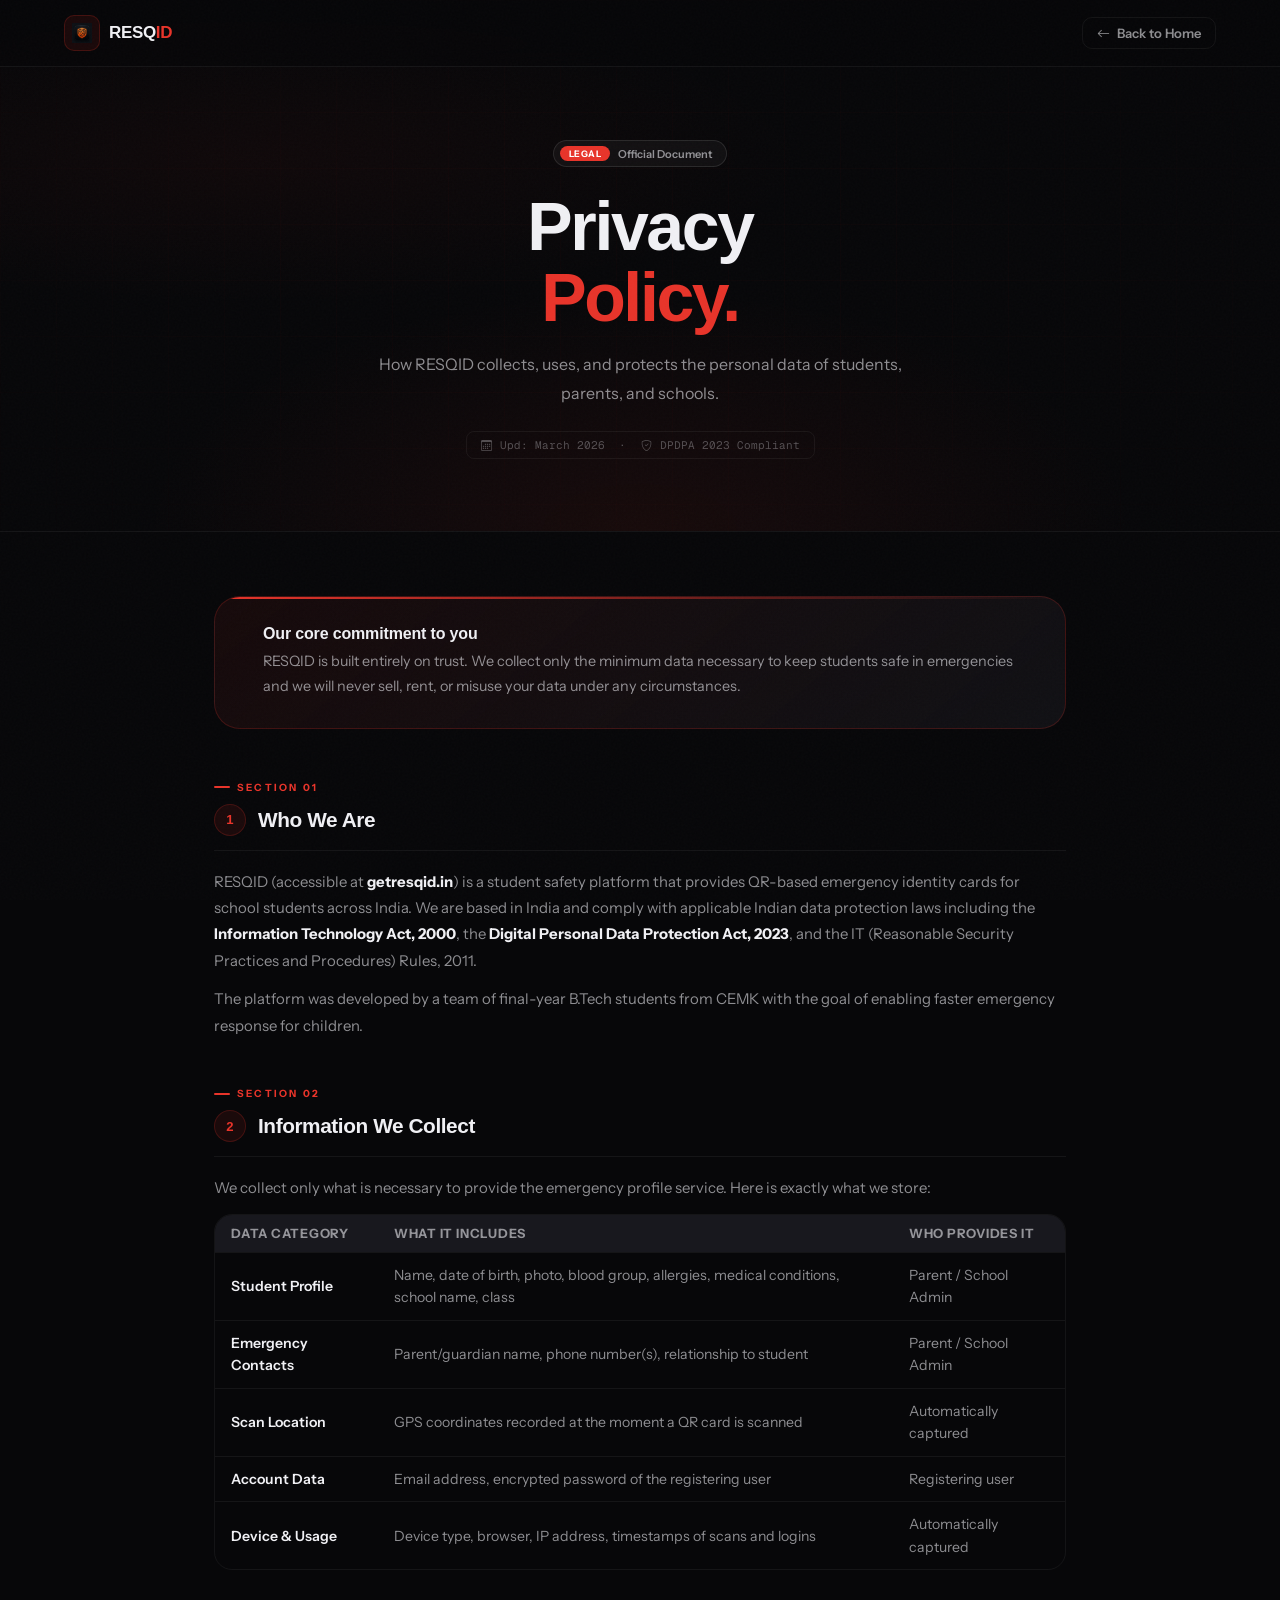
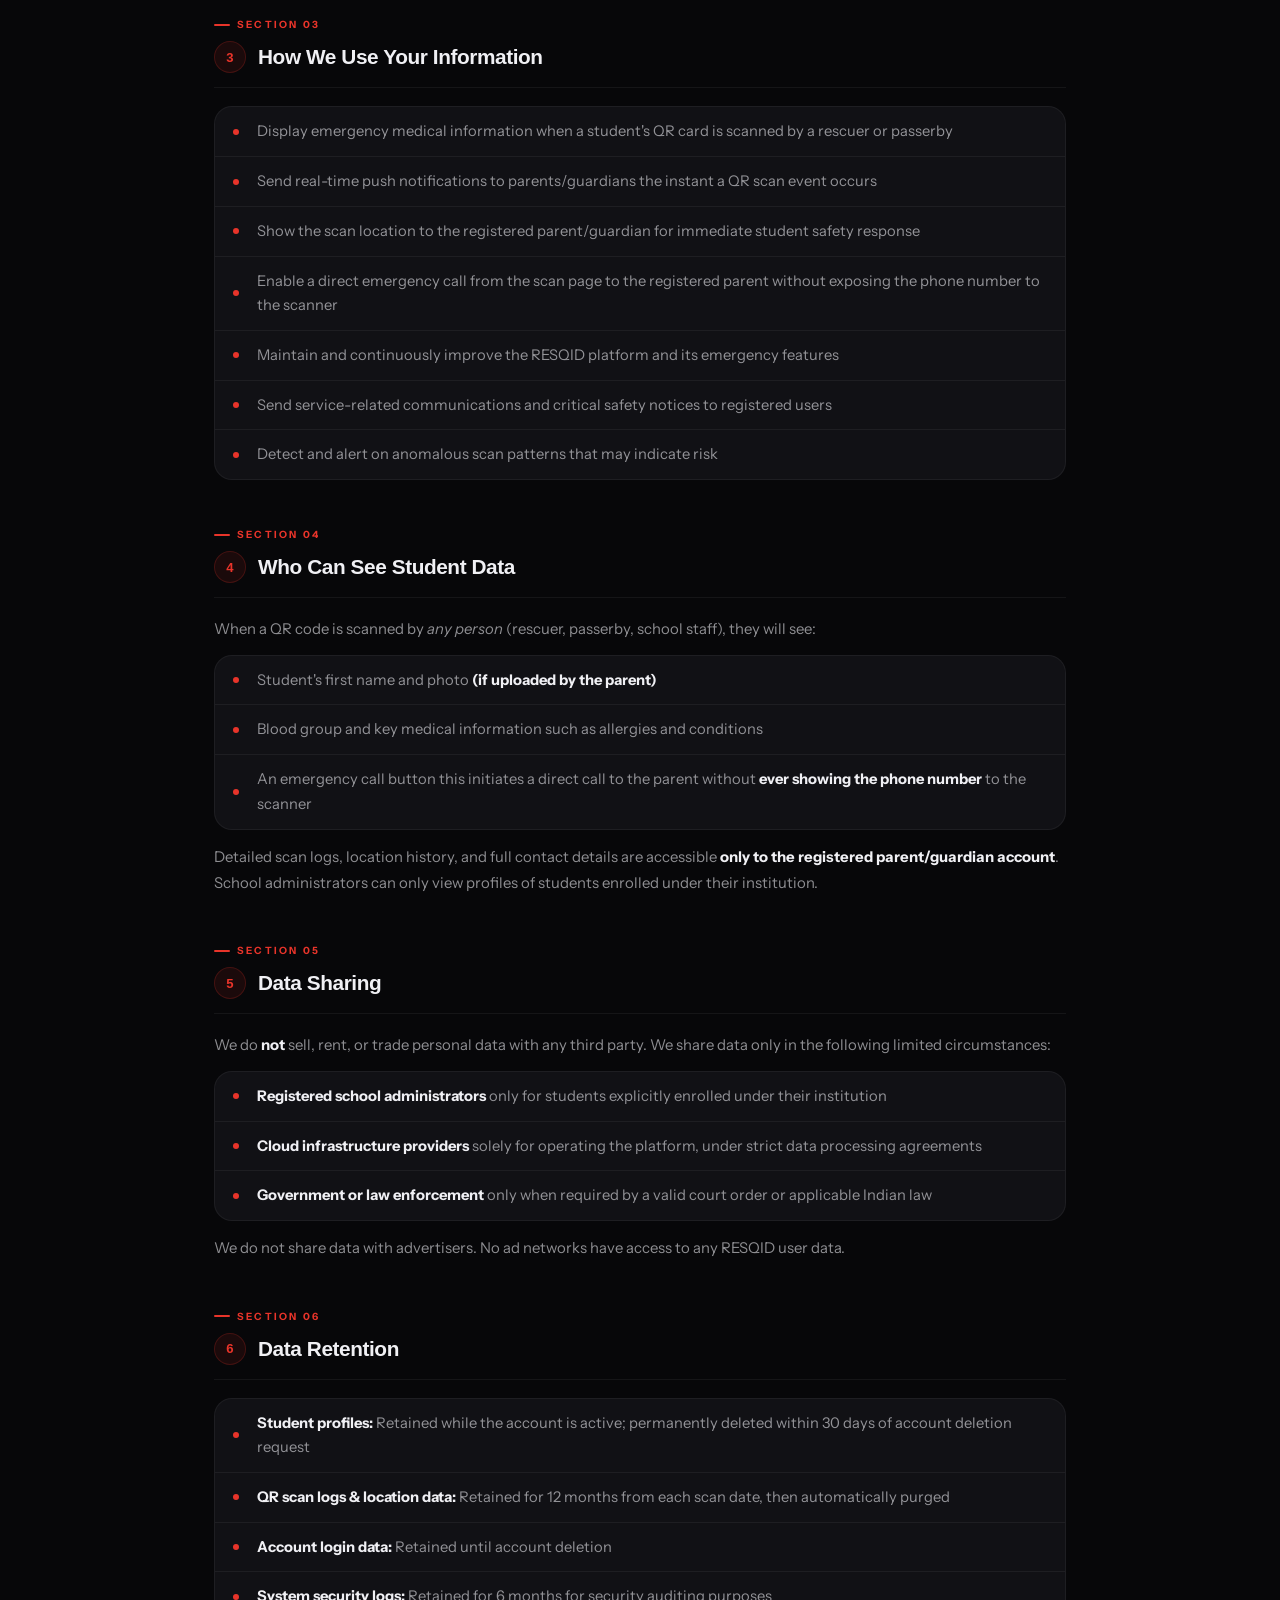
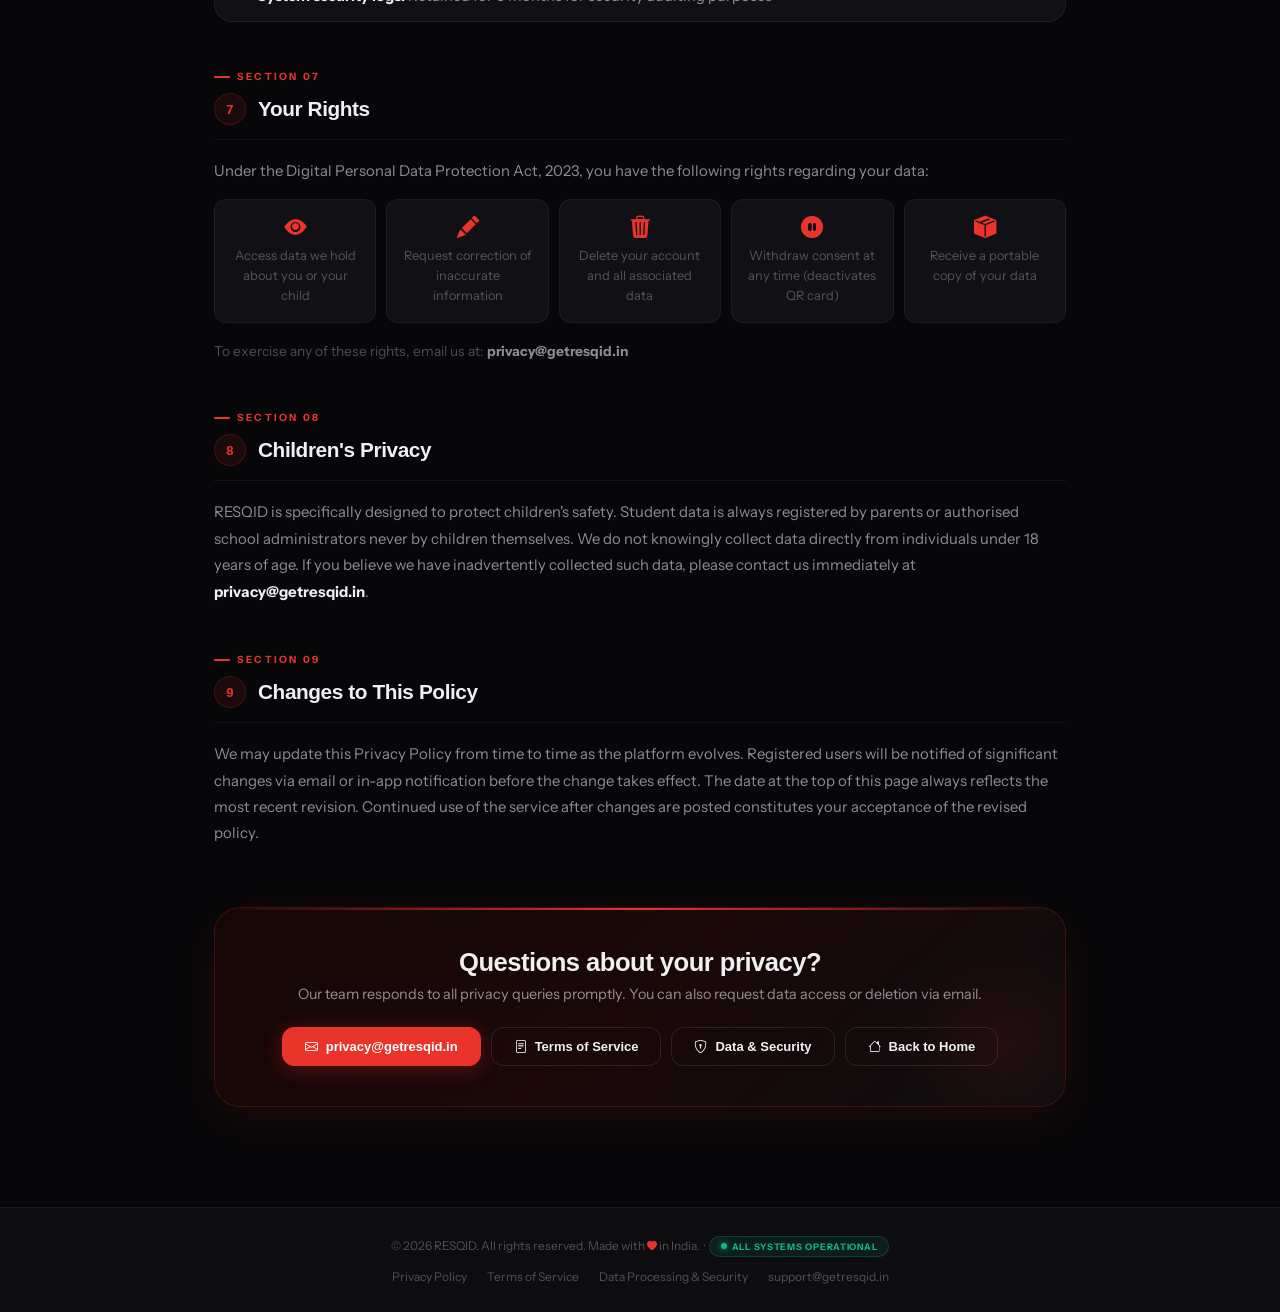
<file: privacy-policy.html>
<!doctype html>
<html lang="en">
  <head>
    <meta charset="UTF-8" />
    <meta name="viewport" content="width=device-width, initial-scale=1.0" />
    <title>Privacy Policy – RESQID</title>
    <meta
      name="description"
      content="Privacy Policy for RESQID – QR-based emergency profile system for schools."
    />
    <link rel="preconnect" href="https://fonts.googleapis.com" />
    <link rel="preconnect" href="https://fonts.gstatic.com" crossorigin />
    <link
      href="https://fonts.googleapis.com/css2?family=Cabinet+Grotesk:wght@400;500;700;800;900&family=Geist+Mono:wght@400;500&family=Instrument+Sans:ital,wght@0,400;0,500;0,600;1,400&display=swap"
      rel="stylesheet"
    />
    <link
      href="https://cdn.jsdelivr.net/npm/bootstrap-icons@1.11.3/font/bootstrap-icons.min.css"
      rel="stylesheet"
    />

    <!-- FAVICON -->
    <link rel="icon" type="image/x-icon" href="assets/favicon_io/favicon.ico" />
    <link
      rel="icon"
      type="image/png"
      sizes="16x16"
      href="assets/favicon_io/favicon-16x16.png"
    />
    <link
      rel="icon"
      type="image/png"
      sizes="32x32"
      href="assets/favicon_io/favicon-32x32.png"
    />
    <link
      rel="apple-touch-icon"
      sizes="180x180"
      href="assets/favicon_io/apple-touch-icon.png"
    />
    <link rel="manifest" href="assets/favicon_io/site.webmanifest" />

    <style>
      /* ══ DESIGN TOKENS (exact match) ══ */
      :root {
        --red: #e8342a;
        --red-dk: #b5241c;
        --red-lt: rgba(232, 52, 42, 0.09);
        --red-bd: rgba(232, 52, 42, 0.2);
        --red-glow: rgba(232, 52, 42, 0.4);
        --bg: #070709;
        --s1: #0d0d10;
        --s2: #111115;
        --s3: #18181e;
        --s4: #1e1e26;
        --bd: rgba(255, 255, 255, 0.055);
        --bd2: rgba(255, 255, 255, 0.1);
        --tx: #f0f0f4;
        --tx2: rgba(240, 240, 244, 0.58);
        --tx3: rgba(240, 240, 244, 0.3);
        --ok: #10b981;
        --ok-lt: rgba(16, 185, 129, 0.1);
        --amber: #f59e0b;
        --r: 12px;
        --rl: 18px;
        --rxl: 26px;
        --ease: cubic-bezier(0.34, 1.18, 0.64, 1);
        --ease-s: cubic-bezier(0.25, 0.1, 0.25, 1);
        --ease-out: cubic-bezier(0, 0, 0.2, 1);
        --ease-spring: cubic-bezier(0.34, 1.56, 0.64, 1);
      }
      *,
      *::before,
      *::after {
        box-sizing: border-box;
        margin: 0;
        padding: 0;
      }
      html {
        scroll-behavior: smooth;
        scroll-padding-top: 80px;
        overflow-x: hidden;
      }
      body {
        font-family: "Instrument Sans", sans-serif;
        background: var(--bg);
        color: var(--tx);
        overflow-x: hidden;
        -webkit-font-smoothing: antialiased;
        text-rendering: optimizeLegibility;
        max-width: 100%;
      }
      h1,
      h2,
      h3,
      h4,
      h5,
      h6 {
        font-family: "Cabinet Grotesk", sans-serif;
      }
      ::selection {
        background: rgba(232, 52, 42, 0.18);
        color: var(--red);
      }
      ::-webkit-scrollbar {
        width: 3px;
      }
      ::-webkit-scrollbar-track {
        background: var(--bg);
      }
      ::-webkit-scrollbar-thumb {
        background: var(--red-bd);
        border-radius: 99px;
      }
      a {
        text-decoration: none;
      }

      /* grain overlay */
      body::before {
        content: "";
        position: fixed;
        inset: 0;
        background-image: url("data:image/svg+xml,%3Csvg viewBox='0 0 512 512' xmlns='http://www.w3.org/2000/svg'%3E%3Cfilter id='noise'%3E%3CfeTurbulence type='fractalNoise' baseFrequency='0.85' numOctaves='4' stitchTiles='stitch'/%3E%3C/filter%3E%3Crect width='100%25' height='100%25' filter='url(%23noise)' opacity='1'/%3E%3C/svg%3E");
        opacity: 0.022;
        pointer-events: none;
        z-index: 9990;
      }

      /* ══ NAVBAR ══ */
      #nav {
        position: fixed;
        top: 0;
        left: 0;
        right: 0;
        z-index: 1000;
        background: rgba(7, 7, 9, 0.88);
        backdrop-filter: blur(12px) saturate(1.3);
        -webkit-backdrop-filter: blur(12px) saturate(1.3);
        border-bottom: 1px solid var(--bd);
      }
      .nav-in {
        max-width: 1200px;
        margin: 0 auto;
        display: flex;
        align-items: center;
        justify-content: space-between;
        padding: 15px 24px;
      }
      .nav-logo {
        display: flex;
        align-items: center;
        gap: 9px;
        text-decoration: none;
      }
      .nav-logo-icon {
        width: 36px;
        height: 36px;
        background: var(--red-lt);
        border: 1px solid var(--red-bd);
        border-radius: 10px;
        display: flex;
        align-items: center;
        justify-content: center;
        transition:
          transform 0.4s var(--ease-spring),
          box-shadow 0.3s var(--ease-out);
      }
      .nav-logo:hover .nav-logo-icon {
        transform: rotate(-12deg) scale(1.12);
        box-shadow: 0 0 22px rgba(232, 52, 42, 0.35);
      }
      .nav-logo-txt {
        font-family: "Cabinet Grotesk", sans-serif;
        font-size: 17px;
        font-weight: 900;
        color: var(--tx);
        letter-spacing: -0.02em;
      }
      .nav-logo-txt span {
        color: var(--red);
      }
      .back-link {
        display: inline-flex;
        align-items: center;
        gap: 7px;
        color: var(--tx2);
        font-size: 13px;
        font-weight: 600;
        padding: 7px 14px;
        border-radius: 10px;
        border: 1px solid var(--bd);
        transition:
          color 0.2s var(--ease-out),
          border-color 0.2s var(--ease-out),
          background 0.2s var(--ease-out);
      }
      .back-link:hover {
        color: var(--tx);
        border-color: var(--bd2);
        background: rgba(255, 255, 255, 0.04);
      }

      /* ══ HERO ══ */
      .page-hero {
        padding: 140px 0 72px;
        position: relative;
        overflow: hidden;
        border-bottom: 1px solid var(--bd);
      }
      .page-hero::before {
        content: "";
        position: absolute;
        inset: 0;
        pointer-events: none;
        background:
          radial-gradient(
            ellipse 60% 70% at 50% 100%,
            rgba(232, 52, 42, 0.07),
            transparent 65%
          ),
          radial-gradient(
            ellipse 80% 50% at 20% 30%,
            rgba(232, 52, 42, 0.04),
            transparent 55%
          );
      }
      .hero-grid {
        position: absolute;
        inset: 0;
        pointer-events: none;
        background-image:
          linear-gradient(rgba(232, 52, 42, 0.025) 1px, transparent 1px),
          linear-gradient(90deg, rgba(232, 52, 42, 0.025) 1px, transparent 1px);
        background-size: 56px 56px;
        mask-image: radial-gradient(
          ellipse 82% 82% at 50% 50%,
          black 30%,
          transparent 100%
        );
      }
      .hero-inner {
        max-width: 900px;
        margin: 0 auto;
        padding: 0 24px;
        text-align: center;
        position: relative;
        z-index: 2;
      }
      .hero-badge {
        display: inline-flex;
        align-items: center;
        gap: 8px;
        padding: 5px 14px 5px 6px;
        border-radius: 99px;
        background: rgba(255, 255, 255, 0.04);
        border: 1px solid rgba(255, 255, 255, 0.1);
        font-size: 11px;
        font-weight: 600;
        color: var(--tx2);
        margin-bottom: 24px;
        backdrop-filter: blur(8px);
      }
      .badge-dot {
        background: var(--red);
        color: #fff;
        font-size: 9px;
        font-weight: 900;
        padding: 2px 9px;
        border-radius: 99px;
        letter-spacing: 0.06em;
      }
      .hero-title {
        font-size: clamp(36px, 5.5vw, 68px);
        font-weight: 900;
        line-height: 1.04;
        letter-spacing: -0.035em;
        margin-bottom: 18px;
      }
      .hero-title span {
        color: var(--red);
      }
      .hero-sub {
        font-size: 16px;
        color: var(--tx2);
        line-height: 1.78;
        max-width: 560px;
        margin: 0 auto 24px;
      }
      .hero-meta {
        display: inline-flex;
        align-items: center;
        gap: 8px;
        font-size: 11px;
        color: var(--tx3);
        border: 1px solid var(--bd);
        border-radius: 8px;
        padding: 6px 14px;
        font-family: "Geist Mono", monospace;
      }

      /* ══ LAYOUT ══ */
      .page-wrap {
        max-width: 900px;
        margin: 0 auto;
        padding: 64px 24px 100px;
      }

      /* ══ SECTION LABEL ══ */
      .sec-lbl {
        font-size: 10px;
        font-weight: 700;
        letter-spacing: 0.22em;
        text-transform: uppercase;
        color: var(--red);
        margin-bottom: 10px;
        display: flex;
        align-items: center;
        gap: 7px;
      }
      .sec-lbl::before {
        content: "";
        display: inline-block;
        width: 16px;
        height: 2px;
        background: var(--red);
        border-radius: 2px;
      }

      /* ══ PROMISE CARD ══ */
      .promise {
        background: linear-gradient(140deg, rgba(232, 52, 42, 0.07), var(--s2));
        border: 1px solid var(--red-bd);
        border-radius: var(--rxl);
        padding: 28px 30px;
        margin-bottom: 52px;
        display: flex;
        gap: 18px;
        align-items: flex-start;
        position: relative;
        overflow: hidden;
      }
      .promise::before {
        content: "";
        position: absolute;
        top: 0;
        left: 0;
        right: 0;
        height: 2px;
        background: linear-gradient(90deg, var(--red), transparent);
      }
      .promise-icon {
        font-size: 2rem;
        flex-shrink: 0;
        margin-top: 2px;
        color: var(--red);
        line-height: 1;
      }
      .promise-icon i {
        font-size: 2rem;
        color: var(--red);
      }
      .promise strong {
        display: block;
        font-family: "Cabinet Grotesk", sans-serif;
        font-size: 1rem;
        font-weight: 900;
        color: var(--tx);
        margin-bottom: 6px;
        letter-spacing: -0.01em;
      }
      .promise p {
        font-size: 0.9rem;
        color: var(--tx2);
        line-height: 1.74;
        margin: 0;
      }

      /* ══ SECTION BLOCK ══ */
      .section {
        margin-bottom: 48px;
      }
      .section-header {
        display: flex;
        align-items: center;
        gap: 12px;
        margin-bottom: 18px;
        padding-bottom: 14px;
        border-bottom: 1px solid var(--bd);
      }
      .section-num {
        width: 32px;
        height: 32px;
        border-radius: 50%;
        background: var(--red-lt);
        border: 1px solid var(--red-bd);
        color: var(--red);
        font-family: "Cabinet Grotesk", sans-serif;
        font-size: 0.82rem;
        font-weight: 900;
        display: flex;
        align-items: center;
        justify-content: center;
        flex-shrink: 0;
      }
      .section h2 {
        font-family: "Cabinet Grotesk", sans-serif;
        font-size: 1.3rem;
        font-weight: 900;
        color: var(--tx);
        letter-spacing: -0.02em;
      }
      .section p {
        font-size: 0.93rem;
        color: var(--tx2);
        line-height: 1.78;
        margin-bottom: 12px;
      }
      .section p:last-child {
        margin-bottom: 0;
      }
      .section p strong {
        color: var(--tx);
        font-weight: 700;
      }

      /* LIST */
      .section ul {
        padding-left: 0;
        list-style: none;
        margin-top: 8px;
        background: var(--s2);
        border: 1px solid var(--bd);
        border-radius: var(--rl);
        overflow: hidden;
      }
      .section ul li {
        font-size: 0.92rem;
        color: var(--tx2);
        padding: 12px 18px 12px 42px;
        position: relative;
        border-bottom: 1px solid var(--bd);
        line-height: 1.68;
        transition: background 0.2s var(--ease-out);
      }
      .section ul li:hover {
        background: rgba(255, 255, 255, 0.014);
      }
      .section ul li:last-child {
        border-bottom: none;
      }
      .section ul li::before {
        content: "";
        position: absolute;
        left: 18px;
        top: 50%;
        transform: translateY(-50%);
        width: 6px;
        height: 6px;
        border-radius: 50%;
        background: var(--red);
      }
      .section ul li strong {
        color: var(--tx);
        font-weight: 700;
      }

      /* TABLE */
      .data-table-wrap {
        margin-top: 12px;
        border-radius: var(--rl);
        overflow: hidden;
        border: 1px solid var(--bd);
      }
      .data-table {
        width: 100%;
        border-collapse: collapse;
        font-size: 0.88rem;
      }
      .data-table th {
        background: var(--s3);
        color: var(--tx2);
        padding: 11px 16px;
        text-align: left;
        font-weight: 700;
        font-size: 0.8rem;
        letter-spacing: 0.06em;
        text-transform: uppercase;
        border-bottom: 1px solid var(--bd);
      }
      .data-table td {
        padding: 11px 16px;
        border-bottom: 1px solid var(--bd);
        color: var(--tx2);
        line-height: 1.6;
        transition: background 0.2s;
      }
      .data-table tr:hover td {
        background: rgba(255, 255, 255, 0.012);
      }
      .data-table tr:last-child td {
        border-bottom: none;
      }
      .data-table td:first-child {
        color: var(--tx);
        font-weight: 600;
      }

      /* RIGHTS GRID */
      .rights-grid {
        display: grid;
        grid-template-columns: repeat(auto-fit, minmax(150px, 1fr));
        gap: 10px;
        margin-top: 14px;
      }
      .right-card {
        background: var(--s2);
        border: 1px solid var(--bd);
        border-radius: var(--r);
        padding: 16px 14px;
        text-align: center;
        transition:
          border-color 0.3s var(--ease-out),
          transform 0.4s var(--ease-spring);
      }
      .right-card:hover {
        border-color: var(--red-bd);
        transform: translateY(-4px);
      }
      .right-card .icon {
        font-size: 1.4rem;
        margin-bottom: 8px;
        color: var(--red);
        line-height: 1;
      }
      .right-card .icon i {
        font-size: 1.4rem;
        color: var(--red);
      }
      .right-card p {
        font-size: 0.8rem;
        color: var(--tx3);
        line-height: 1.55;
      }

      /* CONTACT BOX */
      .contact-box {
        background: linear-gradient(140deg, #160606, #1a0808, #0c0c0e);
        border: 1px solid var(--red-bd);
        border-radius: var(--rxl);
        padding: 40px;
        text-align: center;
        margin-top: 60px;
        position: relative;
        overflow: hidden;
        box-shadow: 0 14px 50px rgba(232, 52, 42, 0.09);
      }
      .contact-box::before {
        content: "";
        position: absolute;
        top: 0;
        left: 0;
        right: 0;
        height: 2px;
        background: linear-gradient(
          90deg,
          transparent,
          var(--red),
          transparent
        );
      }
      .contact-box::after {
        content: "";
        position: absolute;
        bottom: -60px;
        right: -60px;
        width: 240px;
        height: 240px;
        border-radius: 50%;
        background: radial-gradient(
          circle,
          rgba(232, 52, 42, 0.09) 0%,
          transparent 62%
        );
        pointer-events: none;
      }
      .contact-box h3 {
        font-family: "Cabinet Grotesk", sans-serif;
        font-size: 1.6rem;
        font-weight: 900;
        margin-bottom: 8px;
        letter-spacing: -0.02em;
      }
      .contact-box p {
        font-size: 0.9rem;
        color: var(--tx2);
        margin-bottom: 24px;
      }
      .contact-links {
        display: flex;
        flex-wrap: wrap;
        gap: 10px;
        justify-content: center;
        position: relative;
        z-index: 1;
      }
      .contact-link {
        display: inline-flex;
        align-items: center;
        gap: 8px;
        background: transparent;
        color: var(--tx);
        padding: 11px 22px;
        border-radius: 12px;
        font-family: "Cabinet Grotesk", sans-serif;
        font-weight: 700;
        font-size: 13px;
        border: 1px solid var(--bd2);
        transition:
          border-color 0.25s var(--ease-out),
          background 0.25s var(--ease-out),
          transform 0.3s var(--ease-spring);
      }
      .contact-link:hover {
        border-color: var(--red-bd);
        background: var(--red-lt);
        color: var(--tx);
        transform: translateY(-3px);
      }
      .contact-link.primary {
        background: var(--red);
        border-color: var(--red);
        color: #fff;
        box-shadow: 0 4px 20px rgba(232, 52, 42, 0.3);
      }
      .contact-link.primary:hover {
        background: var(--red-dk);
        border-color: var(--red-dk);
        transform: translateY(-3px);
        box-shadow: 0 12px 36px rgba(232, 52, 42, 0.5);
      }

      /* PILL */
      .pill {
        display: inline-flex;
        align-items: center;
        gap: 5px;
        padding: 4px 11px;
        border-radius: 99px;
        font-size: 10px;
        font-weight: 700;
        letter-spacing: 0.08em;
        text-transform: uppercase;
      }
      .pill-r {
        background: var(--red-lt);
        color: var(--red);
        border: 1px solid var(--red-bd);
      }
      .pill-g {
        background: var(--ok-lt);
        color: var(--ok);
        border: 1px solid rgba(16, 185, 129, 0.22);
      }
      .dot-live {
        display: inline-block;
        width: 6px;
        height: 6px;
        border-radius: 50%;
        background: var(--ok);
        box-shadow: 0 0 6px var(--ok);
        animation: pulse-dot 2.4s ease-in-out infinite;
      }
      @keyframes pulse-dot {
        0%,
        100% {
          opacity: 1;
          transform: scale(1);
        }
        50% {
          opacity: 0.45;
          transform: scale(1.5);
        }
      }

      /* FOOTER */
      .page-footer {
        background: var(--s1);
        border-top: 1px solid var(--bd);
        padding: 28px 24px;
        text-align: center;
      }
      .page-footer p {
        font-size: 12px;
        color: var(--tx3);
      }
      .footer-links {
        display: flex;
        flex-wrap: wrap;
        justify-content: center;
        gap: 6px 20px;
        margin-top: 12px;
      }
      .footer-links a {
        font-size: 12px;
        color: var(--tx3);
        text-decoration: none;
        transition: color 0.2s;
      }
      .footer-links a:hover {
        color: var(--red);
      }

      /* SCROLL REVEAL */
      .rv {
        opacity: 0;
        transform: translateY(28px);
        transition:
          opacity 0.7s var(--ease-out),
          transform 0.7s var(--ease-spring);
      }
      .rv.vis {
        opacity: 1;
        transform: translateY(0);
      }
      .d1 {
        transition-delay: 0.08s;
      }
      .d2 {
        transition-delay: 0.16s;
      }
      .d3 {
        transition-delay: 0.24s;
      }

      @media (max-width: 640px) {
        .hero-title {
          font-size: 2.2rem;
        }
        .promise {
          flex-direction: column;
          gap: 12px;
        }
        .rights-grid {
          grid-template-columns: repeat(2, 1fr);
        }
        .contact-box {
          padding: 28px 20px;
        }
      }
    </style>
  </head>
  <body>
    <!-- NAVBAR -->
    <nav id="nav">
      <div class="nav-in">
        <a href="/" class="nav-logo">
          <div class="nav-logo-icon">
            <img
              src="assets/favicon_io/favicon-32x32.png"
              alt=""
              width="20"
              onerror="
                this.style.display = 'none';
                this.parentNode.innerHTML =
                  '<i class=&quot;bi bi-shield-fill-check&quot; style=&quot;color:var(--red);font-size:18px&quot;></i>';
              "
            />
          </div>
          <span class="nav-logo-txt">RESQ<span>ID</span></span>
        </a>
        <a href="/" class="back-link"
          ><i class="bi bi-arrow-left"></i> Back to Home</a
        >
      </div>
    </nav>

    <!-- HERO -->
    <section class="page-hero">
      <div class="hero-grid"></div>
      <div class="hero-inner">
        <div class="hero-badge">
          <span class="badge-dot">LEGAL</span> Official Document
        </div>
        <h1 class="hero-title">Privacy<br /><span>Policy.</span></h1>
        <p class="hero-sub">
          How RESQID collects, uses, and protects the personal data of students,
          parents, and schools.
        </p>
        <div class="hero-meta">
          <i class="bi bi-calendar3"></i> Upd: March 2026 &nbsp;·&nbsp;
          <i class="bi bi-shield-check"></i> DPDPA 2023 Compliant
        </div>
      </div>
    </section>

    <div class="page-wrap">
      <!-- PROMISE -->
      <div class="promise rv">
        <div class="promise-icon"><i class="bi bi-shield-heart-fill"></i></div>
        <div>
          <strong>Our core commitment to you</strong>
          <p>
            RESQID is built entirely on trust. We collect only the minimum data
            necessary to keep students safe in emergencies and we will never
            sell, rent, or misuse your data under any circumstances.
          </p>
        </div>
      </div>

      <!-- 1 -->
      <div class="section rv">
        <div class="sec-lbl">Section 01</div>
        <div class="section-header">
          <div class="section-num">1</div>
          <h2>Who We Are</h2>
        </div>
        <p>
          RESQID (accessible at <strong>getresqid.in</strong>) is a student
          safety platform that provides QR-based emergency identity cards for
          school students across India. We are based in India and comply with
          applicable Indian data protection laws including the
          <strong>Information Technology Act, 2000</strong>, the
          <strong>Digital Personal Data Protection Act, 2023</strong>, and the
          IT (Reasonable Security Practices and Procedures) Rules, 2011.
        </p>
        <p>
          The platform was developed by a team of final-year B.Tech students
          from CEMK with the goal of enabling faster emergency response for
          children.
        </p>
      </div>

      <!-- 2 -->
      <div class="section rv">
        <div class="sec-lbl">Section 02</div>
        <div class="section-header">
          <div class="section-num">2</div>
          <h2>Information We Collect</h2>
        </div>
        <p>
          We collect only what is necessary to provide the emergency profile
          service. Here is exactly what we store:
        </p>
        <div class="data-table-wrap">
          <table class="data-table">
            <thead>
              <tr>
                <th>Data Category</th>
                <th>What It Includes</th>
                <th>Who Provides It</th>
              </tr>
            </thead>
            <tbody>
              <tr>
                <td>Student Profile</td>
                <td>
                  Name, date of birth, photo, blood group, allergies, medical
                  conditions, school name, class
                </td>
                <td>Parent / School Admin</td>
              </tr>
              <tr>
                <td>Emergency Contacts</td>
                <td>
                  Parent/guardian name, phone number(s), relationship to student
                </td>
                <td>Parent / School Admin</td>
              </tr>
              <tr>
                <td>Scan Location</td>
                <td>
                  GPS coordinates recorded at the moment a QR card is scanned
                </td>
                <td>Automatically captured</td>
              </tr>
              <tr>
                <td>Account Data</td>
                <td>
                  Email address, encrypted password of the registering user
                </td>
                <td>Registering user</td>
              </tr>
              <tr>
                <td>Device &amp; Usage</td>
                <td>
                  Device type, browser, IP address, timestamps of scans and
                  logins
                </td>
                <td>Automatically captured</td>
              </tr>
            </tbody>
          </table>
        </div>
      </div>

      <!-- 3 -->
      <div class="section rv">
        <div class="sec-lbl">Section 03</div>
        <div class="section-header">
          <div class="section-num">3</div>
          <h2>How We Use Your Information</h2>
        </div>
        <ul>
          <li>
            Display emergency medical information when a student's QR card is
            scanned by a rescuer or passerby
          </li>
          <li>
            Send real-time push notifications to parents/guardians the instant a
            QR scan event occurs
          </li>
          <li>
            Show the scan location to the registered parent/guardian for
            immediate student safety response
          </li>
          <li>
            Enable a direct emergency call from the scan page to the registered
            parent without exposing the phone number to the scanner
          </li>
          <li>
            Maintain and continuously improve the RESQID platform and its
            emergency features
          </li>
          <li>
            Send service-related communications and critical safety notices to
            registered users
          </li>
          <li>
            Detect and alert on anomalous scan patterns that may indicate risk
          </li>
        </ul>
      </div>

      <!-- 4 -->
      <div class="section rv">
        <div class="sec-lbl">Section 04</div>
        <div class="section-header">
          <div class="section-num">4</div>
          <h2>Who Can See Student Data</h2>
        </div>
        <p>
          When a QR code is scanned by <em>any person</em> (rescuer, passerby,
          school staff), they will see:
        </p>
        <ul>
          <li>
            Student's first name and photo
            <strong>(if uploaded by the parent)</strong>
          </li>
          <li>
            Blood group and key medical information such as allergies and
            conditions
          </li>
          <li>
            An emergency call button this initiates a direct call to the parent
            without <strong>ever showing the phone number</strong> to the
            scanner
          </li>
        </ul>
        <p style="margin-top: 14px">
          Detailed scan logs, location history, and full contact details are
          accessible
          <strong>only to the registered parent/guardian account</strong>.
          School administrators can only view profiles of students enrolled
          under their institution.
        </p>
      </div>

      <!-- 5 -->
      <div class="section rv">
        <div class="sec-lbl">Section 05</div>
        <div class="section-header">
          <div class="section-num">5</div>
          <h2>Data Sharing</h2>
        </div>
        <p>
          We do <strong>not</strong> sell, rent, or trade personal data with any
          third party. We share data only in the following limited
          circumstances:
        </p>
        <ul>
          <li>
            <strong>Registered school administrators</strong> only for students
            explicitly enrolled under their institution
          </li>
          <li>
            <strong>Cloud infrastructure providers</strong> solely for operating
            the platform, under strict data processing agreements
          </li>
          <li>
            <strong>Government or law enforcement</strong> only when required by
            a valid court order or applicable Indian law
          </li>
        </ul>
        <p style="margin-top: 14px">
          We do not share data with advertisers. No ad networks have access to
          any RESQID user data.
        </p>
      </div>

      <!-- 6 -->
      <div class="section rv">
        <div class="sec-lbl">Section 06</div>
        <div class="section-header">
          <div class="section-num">6</div>
          <h2>Data Retention</h2>
        </div>
        <ul>
          <li>
            <strong>Student profiles:</strong> Retained while the account is
            active; permanently deleted within 30 days of account deletion
            request
          </li>
          <li>
            <strong>QR scan logs &amp; location data:</strong> Retained for 12
            months from each scan date, then automatically purged
          </li>
          <li>
            <strong>Account login data:</strong> Retained until account deletion
          </li>
          <li>
            <strong>System security logs:</strong> Retained for 6 months for
            security auditing purposes
          </li>
        </ul>
      </div>

      <!-- 7 -->
      <div class="section rv">
        <div class="sec-lbl">Section 07</div>
        <div class="section-header">
          <div class="section-num">7</div>
          <h2>Your Rights</h2>
        </div>
        <p>
          Under the Digital Personal Data Protection Act, 2023, you have the
          following rights regarding your data:
        </p>
        <div class="rights-grid">
          <div class="right-card">
            <div class="icon"><i class="bi bi-eye-fill"></i></div>
            <p>Access data we hold about you or your child</p>
          </div>
          <div class="right-card">
            <div class="icon"><i class="bi bi-pencil-fill"></i></div>
            <p>Request correction of inaccurate information</p>
          </div>
          <div class="right-card">
            <div class="icon"><i class="bi bi-trash3-fill"></i></div>
            <p>Delete your account and all associated data</p>
          </div>
          <div class="right-card">
            <div class="icon"><i class="bi bi-pause-circle-fill"></i></div>
            <p>Withdraw consent at any time (deactivates QR card)</p>
          </div>
          <div class="right-card">
            <div class="icon"><i class="bi bi-box-seam-fill"></i></div>
            <p>Receive a portable copy of your data</p>
          </div>
        </div>
        <p style="margin-top: 16px; font-size: 0.86rem; color: var(--tx3)">
          To exercise any of these rights, email us at:
          <strong style="color: var(--tx2)">privacy@getresqid.in</strong>
        </p>
      </div>

      <!-- 8 -->
      <div class="section rv">
        <div class="sec-lbl">Section 08</div>
        <div class="section-header">
          <div class="section-num">8</div>
          <h2>Children's Privacy</h2>
        </div>
        <p>
          RESQID is specifically designed to protect children's safety. Student
          data is always registered by parents or authorised school
          administrators never by children themselves. We do not knowingly
          collect data directly from individuals under 18 years of age. If you
          believe we have inadvertently collected such data, please contact us
          immediately at <strong>privacy@getresqid.in</strong>.
        </p>
      </div>

      <!-- 9 -->
      <div class="section rv">
        <div class="sec-lbl">Section 09</div>
        <div class="section-header">
          <div class="section-num">9</div>
          <h2>Changes to This Policy</h2>
        </div>
        <p>
          We may update this Privacy Policy from time to time as the platform
          evolves. Registered users will be notified of significant changes via
          email or in-app notification before the change takes effect. The date
          at the top of this page always reflects the most recent revision.
          Continued use of the service after changes are posted constitutes your
          acceptance of the revised policy.
        </p>
      </div>

      <!-- CONTACT -->
      <div class="contact-box rv">
        <h3>Questions about your privacy?</h3>
        <p>
          Our team responds to all privacy queries promptly. You can also
          request data access or deletion via email.
        </p>
        <div class="contact-links">
          <a class="contact-link primary" href="mailto:privacy@getresqid.in"
            ><i class="bi bi-envelope"></i> privacy@getresqid.in</a
          >
          <a class="contact-link" href="/terms-of-service.html"
            ><i class="bi bi-file-text"></i> Terms of Service</a
          >
          <a class="contact-link" href="/data-security.html"
            ><i class="bi bi-shield-lock"></i> Data &amp; Security</a
          >
          <a class="contact-link" href="/"
            ><i class="bi bi-house"></i> Back to Home</a
          >
        </div>
      </div>
    </div>

    <!-- FOOTER -->
    <footer class="page-footer">
      <p>
        © 2026 RESQID. All rights reserved. Made with
        <i
          class="bi bi-heart-fill"
          style="color: var(--red); font-size: 10px"
        ></i>
        in India. &nbsp;·&nbsp;
        <span class="pill pill-g" style="font-size: 9px"
          ><span class="dot-live"></span> All systems operational</span
        >
      </p>
      <div class="footer-links">
        <a href="/privacy-policy.html">Privacy Policy</a>
        <a href="/terms-of-service.html">Terms of Service</a>
        <a href="/data-security.html">Data Processing &amp; Security</a>
        <a href="mailto:support@getresqid.in">support@getresqid.in</a>
      </div>
    </footer>

    <script>
      // scroll reveal
      const obs = new IntersectionObserver(
        (entries) => {
          entries.forEach((e) => {
            if (e.isIntersecting) {
              e.target.classList.add("vis");
              obs.unobserve(e.target);
            }
          });
        },
        { threshold: 0.1 },
      );
      document.querySelectorAll(".rv").forEach((el) => obs.observe(el));
    </script>
  </body>
</html>
</file>
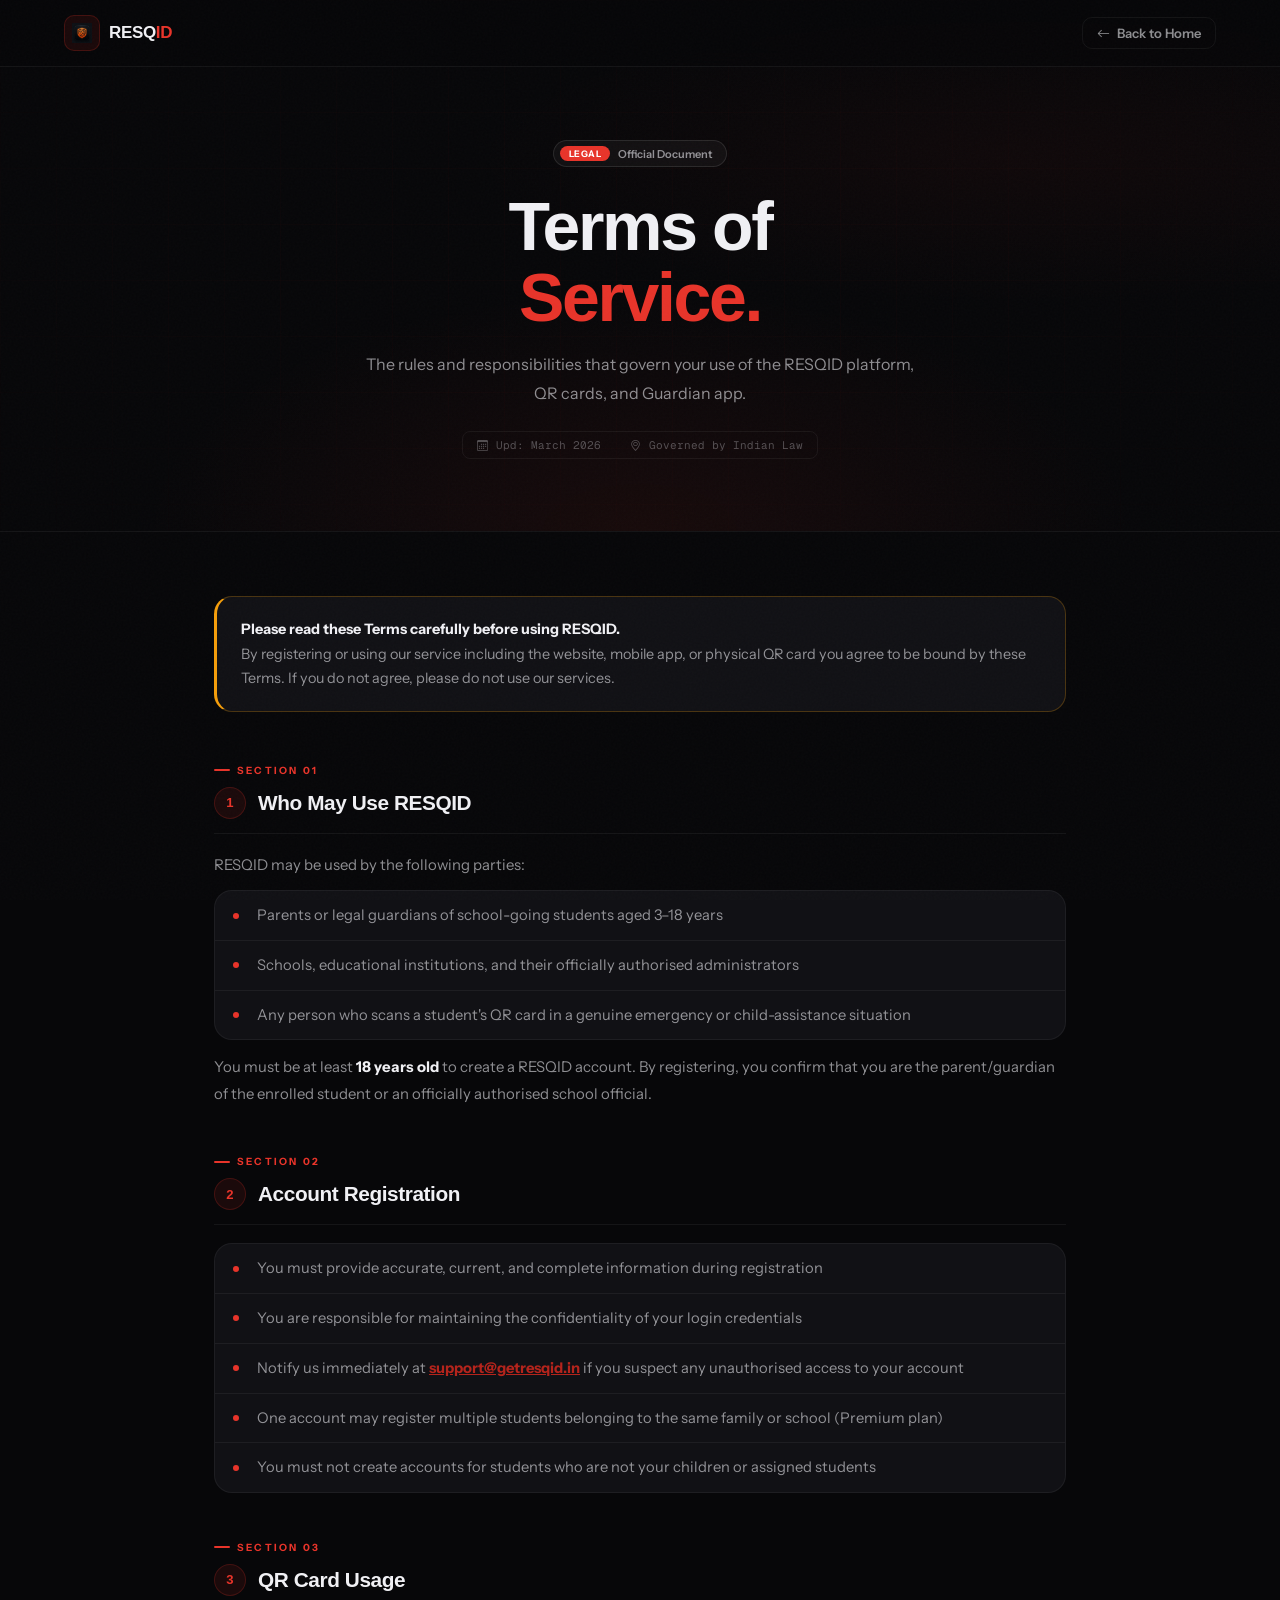
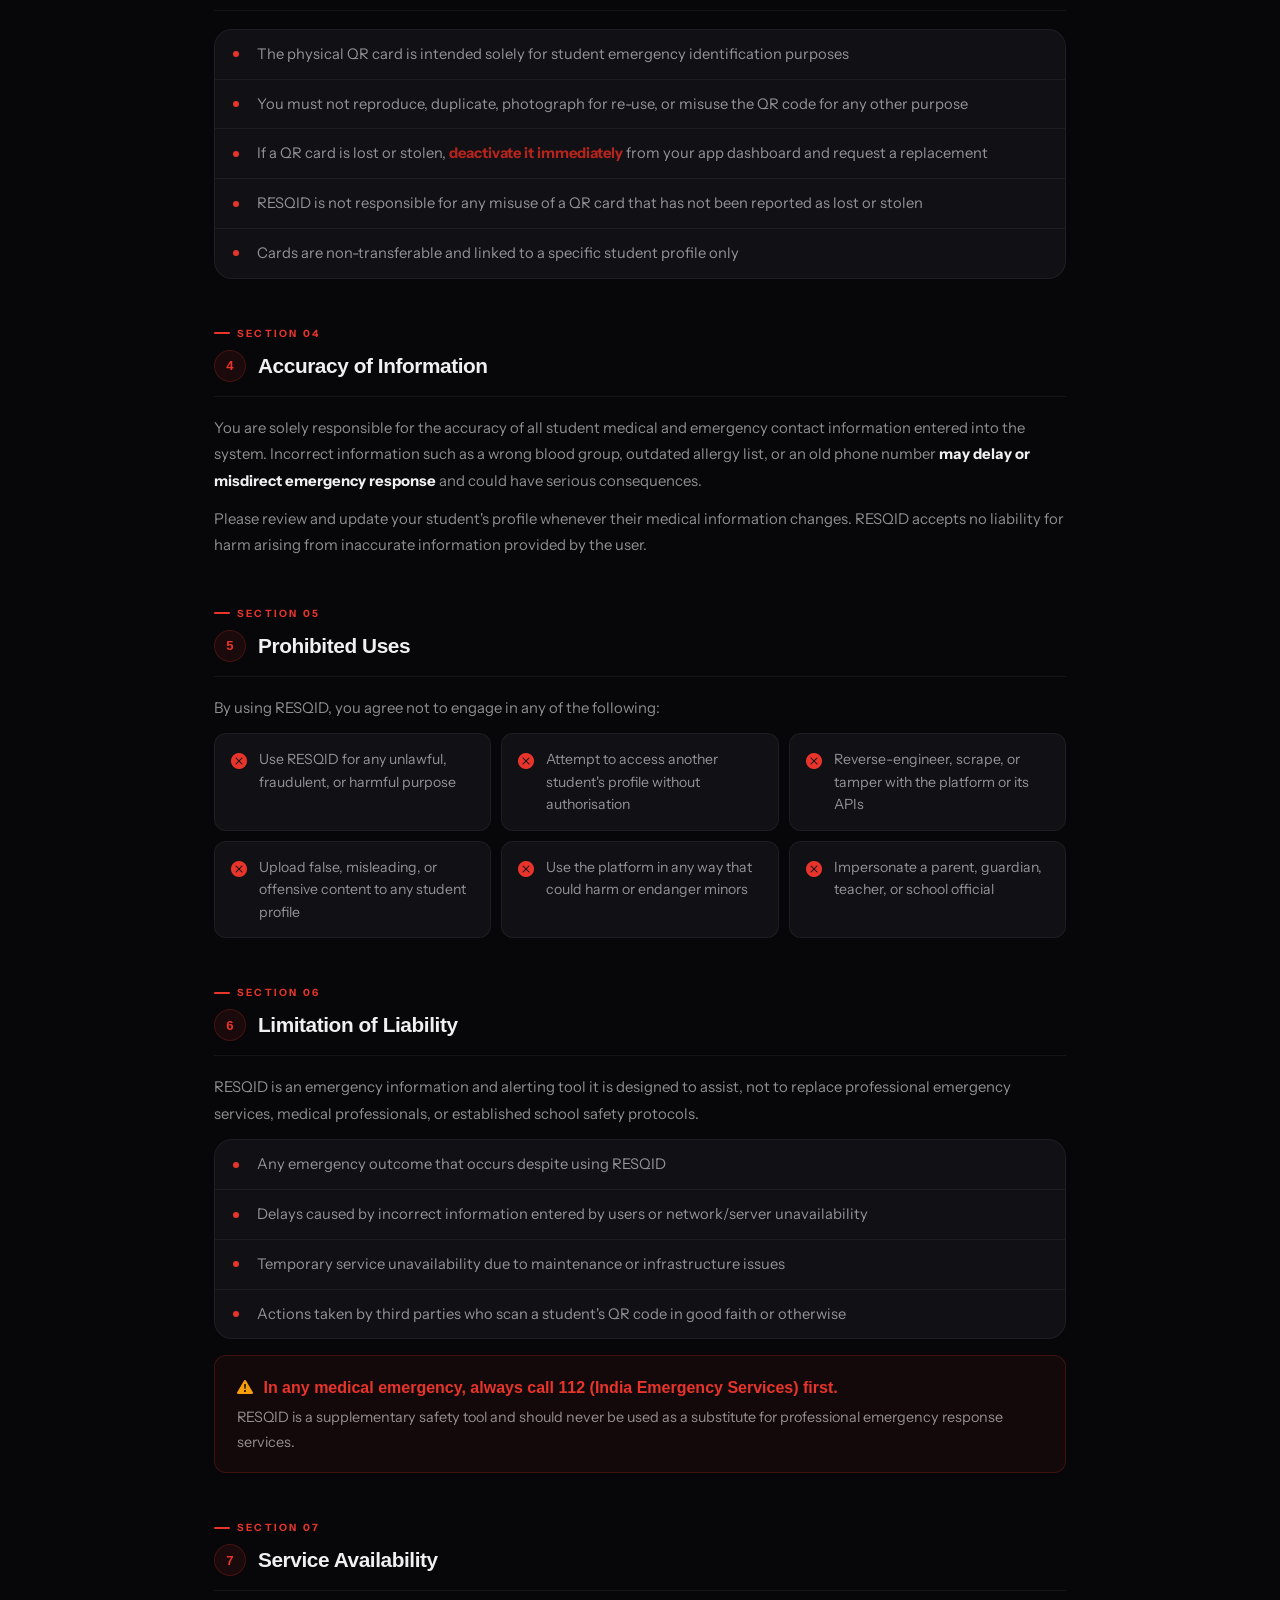
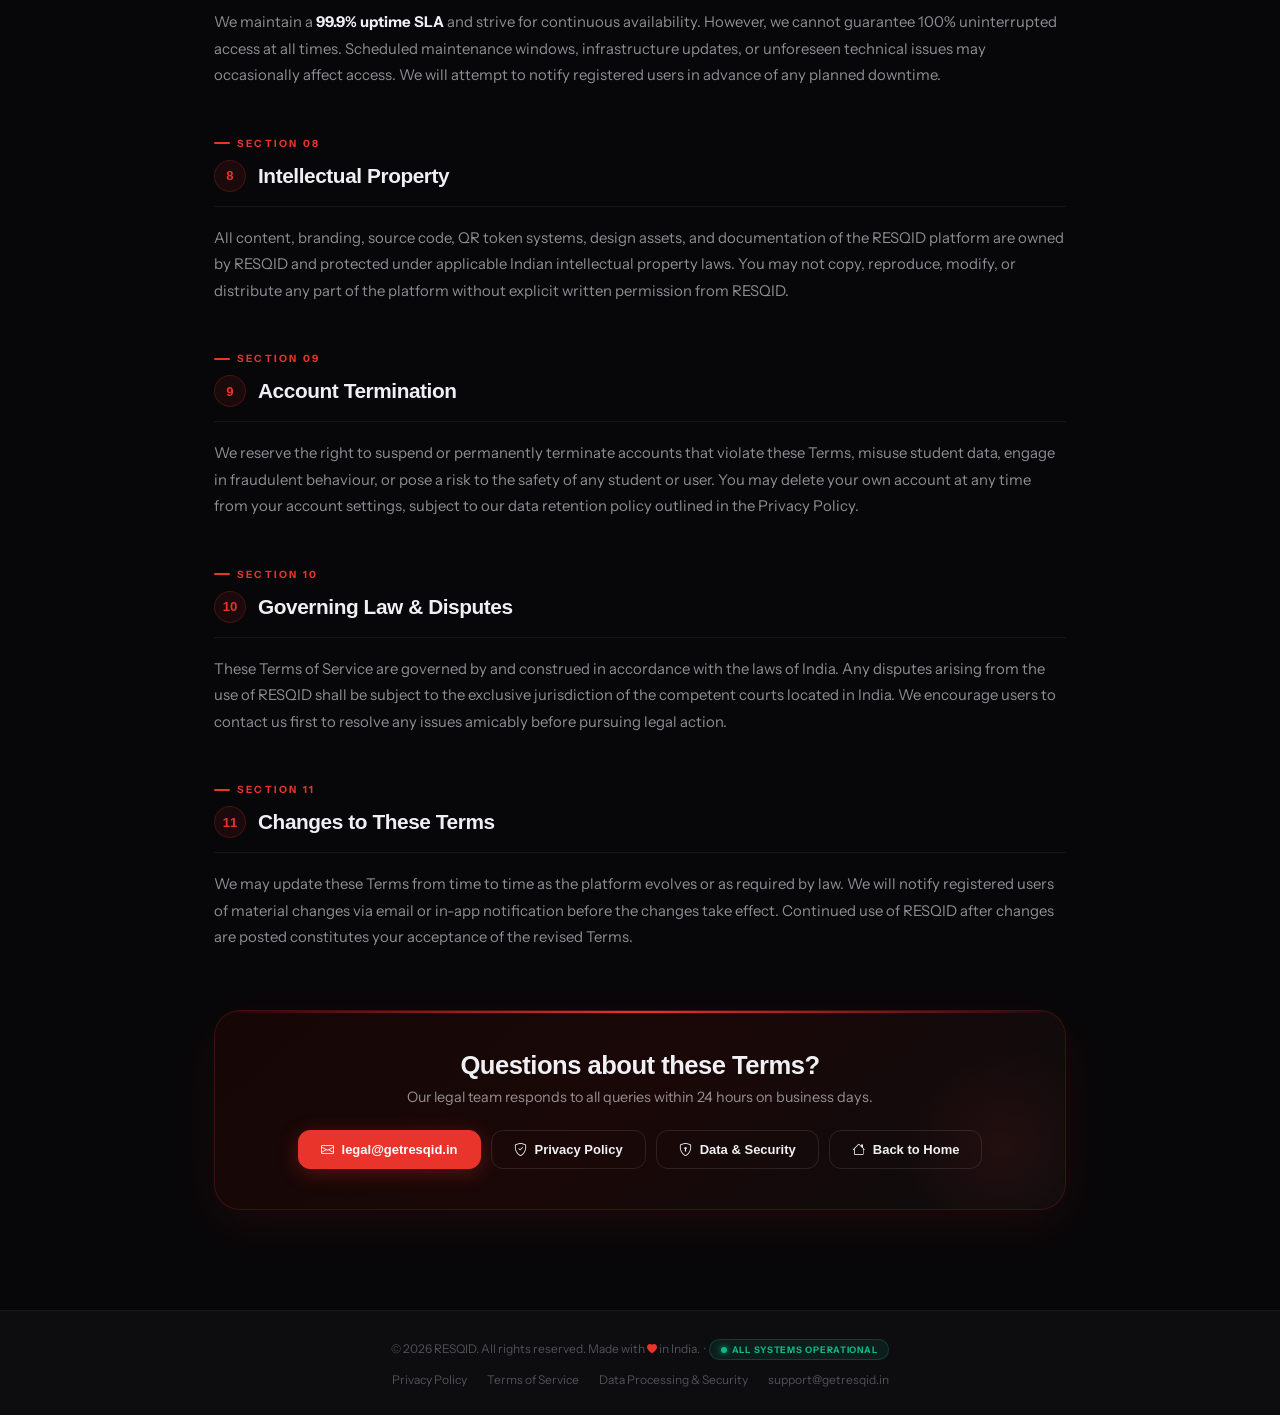
<file: terms-of-service.html>
<!doctype html>
<html lang="en">
  <head>
    <meta charset="UTF-8" />
    <meta name="viewport" content="width=device-width, initial-scale=1.0" />
    <title>Terms of Service – RESQID</title>
    <meta
      name="description"
      content="Terms of Service for RESQID – QR-based emergency profile system for schools."
    />
    <link rel="preconnect" href="https://fonts.googleapis.com" />
    <link rel="preconnect" href="https://fonts.gstatic.com" crossorigin />
    <link
      href="https://fonts.googleapis.com/css2?family=Cabinet+Grotesk:wght@400;500;700;800;900&family=Geist+Mono:wght@400;500&family=Instrument+Sans:ital,wght@0,400;0,500;0,600;1,400&display=swap"
      rel="stylesheet"
    />
    <link
      href="https://cdn.jsdelivr.net/npm/bootstrap-icons@1.11.3/font/bootstrap-icons.min.css"
      rel="stylesheet"
    />

    <!-- FAVICON -->
    <link rel="icon" type="image/x-icon" href="assets/favicon_io/favicon.ico" />
    <link
      rel="icon"
      type="image/png"
      sizes="16x16"
      href="assets/favicon_io/favicon-16x16.png"
    />
    <link
      rel="icon"
      type="image/png"
      sizes="32x32"
      href="assets/favicon_io/favicon-32x32.png"
    />
    <link
      rel="apple-touch-icon"
      sizes="180x180"
      href="assets/favicon_io/apple-touch-icon.png"
    />
    <link rel="manifest" href="assets/favicon_io/site.webmanifest" />

    <style>
      :root {
        --red: #e8342a;
        --red-dk: #b5241c;
        --red-lt: rgba(232, 52, 42, 0.09);
        --red-bd: rgba(232, 52, 42, 0.2);
        --red-glow: rgba(232, 52, 42, 0.4);
        --bg: #070709;
        --s1: #0d0d10;
        --s2: #111115;
        --s3: #18181e;
        --s4: #1e1e26;
        --bd: rgba(255, 255, 255, 0.055);
        --bd2: rgba(255, 255, 255, 0.1);
        --tx: #f0f0f4;
        --tx2: rgba(240, 240, 244, 0.58);
        --tx3: rgba(240, 240, 244, 0.3);
        --ok: #10b981;
        --ok-lt: rgba(16, 185, 129, 0.1);
        --amber: #f59e0b;
        --r: 12px;
        --rl: 18px;
        --rxl: 26px;
        --ease: cubic-bezier(0.34, 1.18, 0.64, 1);
        --ease-s: cubic-bezier(0.25, 0.1, 0.25, 1);
        --ease-out: cubic-bezier(0, 0, 0.2, 1);
        --ease-spring: cubic-bezier(0.34, 1.56, 0.64, 1);
      }
      *,
      *::before,
      *::after {
        box-sizing: border-box;
        margin: 0;
        padding: 0;
      }
      html {
        scroll-behavior: smooth;
        scroll-padding-top: 80px;
        overflow-x: hidden;
      }
      body {
        font-family: "Instrument Sans", sans-serif;
        background: var(--bg);
        color: var(--tx);
        overflow-x: hidden;
        -webkit-font-smoothing: antialiased;
        text-rendering: optimizeLegibility;
        max-width: 100%;
      }
      h1,
      h2,
      h3,
      h4,
      h5,
      h6 {
        font-family: "Cabinet Grotesk", sans-serif;
      }
      ::selection {
        background: rgba(232, 52, 42, 0.18);
        color: var(--red);
      }
      ::-webkit-scrollbar {
        width: 3px;
      }
      ::-webkit-scrollbar-track {
        background: var(--bg);
      }
      ::-webkit-scrollbar-thumb {
        background: var(--red-bd);
        border-radius: 99px;
      }
      a {
        text-decoration: none;
      }
      body::before {
        content: "";
        position: fixed;
        inset: 0;
        background-image: url("data:image/svg+xml,%3Csvg viewBox='0 0 512 512' xmlns='http://www.w3.org/2000/svg'%3E%3Cfilter id='noise'%3E%3CfeTurbulence type='fractalNoise' baseFrequency='0.85' numOctaves='4' stitchTiles='stitch'/%3E%3C/filter%3E%3Crect width='100%25' height='100%25' filter='url(%23noise)' opacity='1'/%3E%3C/svg%3E");
        opacity: 0.022;
        pointer-events: none;
        z-index: 9990;
      }

      #nav {
        position: fixed;
        top: 0;
        left: 0;
        right: 0;
        z-index: 1000;
        background: rgba(7, 7, 9, 0.88);
        backdrop-filter: blur(12px) saturate(1.3);
        -webkit-backdrop-filter: blur(12px) saturate(1.3);
        border-bottom: 1px solid var(--bd);
      }
      .nav-in {
        max-width: 1200px;
        margin: 0 auto;
        display: flex;
        align-items: center;
        justify-content: space-between;
        padding: 15px 24px;
      }
      .nav-logo {
        display: flex;
        align-items: center;
        gap: 9px;
        text-decoration: none;
      }
      .nav-logo-icon {
        width: 36px;
        height: 36px;
        background: var(--red-lt);
        border: 1px solid var(--red-bd);
        border-radius: 10px;
        display: flex;
        align-items: center;
        justify-content: center;
        transition:
          transform 0.4s var(--ease-spring),
          box-shadow 0.3s var(--ease-out);
      }
      .nav-logo:hover .nav-logo-icon {
        transform: rotate(-12deg) scale(1.12);
        box-shadow: 0 0 22px rgba(232, 52, 42, 0.35);
      }
      .nav-logo-txt {
        font-family: "Cabinet Grotesk", sans-serif;
        font-size: 17px;
        font-weight: 900;
        color: var(--tx);
        letter-spacing: -0.02em;
      }
      .nav-logo-txt span {
        color: var(--red);
      }
      .back-link {
        display: inline-flex;
        align-items: center;
        gap: 7px;
        color: var(--tx2);
        font-size: 13px;
        font-weight: 600;
        padding: 7px 14px;
        border-radius: 10px;
        border: 1px solid var(--bd);
        transition:
          color 0.2s var(--ease-out),
          border-color 0.2s var(--ease-out),
          background 0.2s var(--ease-out);
      }
      .back-link:hover {
        color: var(--tx);
        border-color: var(--bd2);
        background: rgba(255, 255, 255, 0.04);
      }

      .page-hero {
        padding: 140px 0 72px;
        position: relative;
        overflow: hidden;
        border-bottom: 1px solid var(--bd);
      }
      .page-hero::before {
        content: "";
        position: absolute;
        inset: 0;
        pointer-events: none;
        background:
          radial-gradient(
            ellipse 60% 70% at 50% 100%,
            rgba(232, 52, 42, 0.07),
            transparent 65%
          ),
          radial-gradient(
            ellipse 80% 50% at 80% 30%,
            rgba(232, 52, 42, 0.04),
            transparent 55%
          );
      }
      .hero-grid {
        position: absolute;
        inset: 0;
        pointer-events: none;
        background-image:
          linear-gradient(rgba(232, 52, 42, 0.025) 1px, transparent 1px),
          linear-gradient(90deg, rgba(232, 52, 42, 0.025) 1px, transparent 1px);
        background-size: 56px 56px;
        mask-image: radial-gradient(
          ellipse 82% 82% at 50% 50%,
          black 30%,
          transparent 100%
        );
      }
      .hero-inner {
        max-width: 900px;
        margin: 0 auto;
        padding: 0 24px;
        text-align: center;
        position: relative;
        z-index: 2;
      }
      .hero-badge {
        display: inline-flex;
        align-items: center;
        gap: 8px;
        padding: 5px 14px 5px 6px;
        border-radius: 99px;
        background: rgba(255, 255, 255, 0.04);
        border: 1px solid rgba(255, 255, 255, 0.1);
        font-size: 11px;
        font-weight: 600;
        color: var(--tx2);
        margin-bottom: 24px;
        backdrop-filter: blur(8px);
      }
      .badge-dot {
        background: var(--red);
        color: #fff;
        font-size: 9px;
        font-weight: 900;
        padding: 2px 9px;
        border-radius: 99px;
        letter-spacing: 0.06em;
      }
      .hero-title {
        font-size: clamp(36px, 5.5vw, 68px);
        font-weight: 900;
        line-height: 1.04;
        letter-spacing: -0.035em;
        margin-bottom: 18px;
      }
      .hero-title span {
        color: var(--red);
      }
      .hero-sub {
        font-size: 16px;
        color: var(--tx2);
        line-height: 1.78;
        max-width: 560px;
        margin: 0 auto 24px;
      }
      .hero-meta {
        display: inline-flex;
        align-items: center;
        gap: 8px;
        font-size: 11px;
        color: var(--tx3);
        border: 1px solid var(--bd);
        border-radius: 8px;
        padding: 6px 14px;
        font-family: "Geist Mono", monospace;
      }

      .page-wrap {
        max-width: 900px;
        margin: 0 auto;
        padding: 64px 24px 100px;
      }
      .sec-lbl {
        font-size: 10px;
        font-weight: 700;
        letter-spacing: 0.22em;
        text-transform: uppercase;
        color: var(--red);
        margin-bottom: 10px;
        display: flex;
        align-items: center;
        gap: 7px;
      }
      .sec-lbl::before {
        content: "";
        display: inline-block;
        width: 16px;
        height: 2px;
        background: var(--red);
        border-radius: 2px;
      }

      .notice {
        background: var(--s2);
        border: 1px solid rgba(245, 158, 11, 0.25);
        border-left: 3px solid var(--amber);
        border-radius: var(--rl);
        padding: 20px 24px;
        margin-bottom: 52px;
        font-size: 0.9rem;
        color: var(--tx2);
        line-height: 1.7;
      }
      .notice strong {
        color: var(--tx);
        font-weight: 700;
      }

      .section {
        margin-bottom: 48px;
      }
      .section-header {
        display: flex;
        align-items: center;
        gap: 12px;
        margin-bottom: 18px;
        padding-bottom: 14px;
        border-bottom: 1px solid var(--bd);
      }
      .section-num {
        width: 32px;
        height: 32px;
        border-radius: 50%;
        background: var(--red-lt);
        border: 1px solid var(--red-bd);
        color: var(--red);
        font-family: "Cabinet Grotesk", sans-serif;
        font-size: 0.82rem;
        font-weight: 900;
        display: flex;
        align-items: center;
        justify-content: center;
        flex-shrink: 0;
      }
      .section h2 {
        font-family: "Cabinet Grotesk", sans-serif;
        font-size: 1.3rem;
        font-weight: 900;
        color: var(--tx);
        letter-spacing: -0.02em;
      }
      .section p {
        font-size: 0.93rem;
        color: var(--tx2);
        line-height: 1.78;
        margin-bottom: 12px;
      }
      .section p:last-child {
        margin-bottom: 0;
      }
      .section p strong {
        color: var(--tx);
        font-weight: 700;
      }
      .section ul {
        padding-left: 0;
        list-style: none;
        margin-top: 8px;
        background: var(--s2);
        border: 1px solid var(--bd);
        border-radius: var(--rl);
        overflow: hidden;
      }
      .section ul li {
        font-size: 0.92rem;
        color: var(--tx2);
        padding: 12px 18px 12px 42px;
        position: relative;
        border-bottom: 1px solid var(--bd);
        line-height: 1.68;
        transition: background 0.2s var(--ease-out);
      }
      .section ul li:hover {
        background: rgba(255, 255, 255, 0.014);
      }
      .section ul li:last-child {
        border-bottom: none;
      }
      .section ul li::before {
        content: "";
        position: absolute;
        left: 18px;
        top: 50%;
        transform: translateY(-50%);
        width: 6px;
        height: 6px;
        border-radius: 50%;
        background: var(--red);
      }
      .section ul li strong {
        color: var(--tx);
        font-weight: 700;
      }

      /* PROHIBITED GRID */
      .prohibited-grid {
        display: grid;
        grid-template-columns: repeat(auto-fit, minmax(240px, 1fr));
        gap: 10px;
        margin-top: 12px;
      }
      .prohibited-item {
        background: var(--s2);
        border: 1px solid var(--bd);
        border-radius: var(--r);
        padding: 14px 16px;
        display: flex;
        align-items: flex-start;
        gap: 12px;
        font-size: 0.88rem;
        color: var(--tx2);
        line-height: 1.6;
        transition: border-color 0.25s var(--ease-out);
      }
      .prohibited-item:hover {
        border-color: rgba(232, 52, 42, 0.22);
      }
      .prohibited-item .x-icon {
        color: var(--red);
        font-size: 1rem;
        flex-shrink: 0;
        margin-top: 1px;
      }

      /* WARNING */
      .warning-box {
        background: rgba(232, 52, 42, 0.06);
        border: 1px solid var(--red-bd);
        border-radius: var(--r);
        padding: 18px 22px;
        margin-top: 16px;
        font-size: 0.9rem;
        color: var(--tx2);
        line-height: 1.7;
      }
      .warning-box strong {
        display: block;
        color: var(--red);
        margin-bottom: 4px;
        font-family: "Cabinet Grotesk", sans-serif;
        font-size: 1rem;
        font-weight: 900;
      }

      .contact-box {
        background: linear-gradient(140deg, #160606, #1a0808, #0c0c0e);
        border: 1px solid var(--red-bd);
        border-radius: var(--rxl);
        padding: 40px;
        text-align: center;
        margin-top: 60px;
        position: relative;
        overflow: hidden;
        box-shadow: 0 14px 50px rgba(232, 52, 42, 0.09);
      }
      .contact-box::before {
        content: "";
        position: absolute;
        top: 0;
        left: 0;
        right: 0;
        height: 2px;
        background: linear-gradient(
          90deg,
          transparent,
          var(--red),
          transparent
        );
      }
      .contact-box::after {
        content: "";
        position: absolute;
        bottom: -60px;
        right: -60px;
        width: 240px;
        height: 240px;
        border-radius: 50%;
        background: radial-gradient(
          circle,
          rgba(232, 52, 42, 0.09) 0%,
          transparent 62%
        );
        pointer-events: none;
      }
      .contact-box h3 {
        font-family: "Cabinet Grotesk", sans-serif;
        font-size: 1.6rem;
        font-weight: 900;
        margin-bottom: 8px;
        letter-spacing: -0.02em;
      }
      .contact-box p {
        font-size: 0.9rem;
        color: var(--tx2);
        margin-bottom: 24px;
      }
      .contact-links {
        display: flex;
        flex-wrap: wrap;
        gap: 10px;
        justify-content: center;
        position: relative;
        z-index: 1;
      }
      .contact-link {
        display: inline-flex;
        align-items: center;
        gap: 8px;
        background: transparent;
        color: var(--tx);
        padding: 11px 22px;
        border-radius: 12px;
        font-family: "Cabinet Grotesk", sans-serif;
        font-weight: 700;
        font-size: 13px;
        border: 1px solid var(--bd2);
        transition:
          border-color 0.25s var(--ease-out),
          background 0.25s var(--ease-out),
          transform 0.3s var(--ease-spring);
      }
      .contact-link:hover {
        border-color: var(--red-bd);
        background: var(--red-lt);
        color: var(--tx);
        transform: translateY(-3px);
      }
      .contact-link.primary {
        background: var(--red);
        border-color: var(--red);
        color: #fff;
        box-shadow: 0 4px 20px rgba(232, 52, 42, 0.3);
      }
      .contact-link.primary:hover {
        background: var(--red-dk);
        border-color: var(--red-dk);
        transform: translateY(-3px);
        box-shadow: 0 12px 36px rgba(232, 52, 42, 0.5);
      }

      .pill {
        display: inline-flex;
        align-items: center;
        gap: 5px;
        padding: 4px 11px;
        border-radius: 99px;
        font-size: 10px;
        font-weight: 700;
        letter-spacing: 0.08em;
        text-transform: uppercase;
      }
      .pill-g {
        background: var(--ok-lt);
        color: var(--ok);
        border: 1px solid rgba(16, 185, 129, 0.22);
      }
      .dot-live {
        display: inline-block;
        width: 6px;
        height: 6px;
        border-radius: 50%;
        background: var(--ok);
        box-shadow: 0 0 6px var(--ok);
        animation: pulse-dot 2.4s ease-in-out infinite;
      }
      @keyframes pulse-dot {
        0%,
        100% {
          opacity: 1;
          transform: scale(1);
        }
        50% {
          opacity: 0.45;
          transform: scale(1.5);
        }
      }

      .page-footer {
        background: var(--s1);
        border-top: 1px solid var(--bd);
        padding: 28px 24px;
        text-align: center;
      }
      .page-footer p {
        font-size: 12px;
        color: var(--tx3);
      }
      .footer-links {
        display: flex;
        flex-wrap: wrap;
        justify-content: center;
        gap: 6px 20px;
        margin-top: 12px;
      }
      .footer-links a {
        font-size: 12px;
        color: var(--tx3);
        text-decoration: none;
        transition: color 0.2s;
      }
      .footer-links a:hover {
        color: var(--red);
      }

      .rv {
        opacity: 0;
        transform: translateY(28px);
        transition:
          opacity 0.7s var(--ease-out),
          transform 0.7s var(--ease-spring);
      }
      .rv.vis {
        opacity: 1;
        transform: translateY(0);
      }
      .d1 {
        transition-delay: 0.08s;
      }
      .d2 {
        transition-delay: 0.16s;
      }
      .d3 {
        transition-delay: 0.24s;
      }

      @media (max-width: 640px) {
        .hero-title {
          font-size: 2.2rem;
        }
        .prohibited-grid {
          grid-template-columns: 1fr;
        }
        .contact-box {
          padding: 28px 20px;
        }
      }
    </style>
  </head>
  <body>
    <nav id="nav">
      <div class="nav-in">
        <a href="/" class="nav-logo">
          <div class="nav-logo-icon">
            <img
              src="assets/favicon_io/favicon-32x32.png"
              alt=""
              width="20"
              onerror="
                this.style.display = 'none';
                this.parentNode.innerHTML =
                  '<i class=&quot;bi bi-shield-fill-check&quot; style=&quot;color:var(--red);font-size:18px&quot;></i>';
              "
            />
          </div>
          <span class="nav-logo-txt">RESQ<span>ID</span></span>
        </a>
        <a href="/" class="back-link"
          ><i class="bi bi-arrow-left"></i> Back to Home</a
        >
      </div>
    </nav>

    <section class="page-hero">
      <div class="hero-grid"></div>
      <div class="hero-inner">
        <div class="hero-badge">
          <span class="badge-dot">LEGAL</span> Official Document
        </div>
        <h1 class="hero-title">Terms of<br /><span>Service.</span></h1>
        <p class="hero-sub">
          The rules and responsibilities that govern your use of the RESQID
          platform, QR cards, and Guardian app.
        </p>
        <div class="hero-meta">
          <i class="bi bi-calendar3"></i>Upd: March 2026 &nbsp;&nbsp;
          <i class="bi bi-geo-alt"></i>Governed by Indian Law
        </div>
      </div>
    </section>

    <div class="page-wrap">
      <div class="notice rv">
        <strong>Please read these Terms carefully before using RESQID.</strong
        ><br />
        By registering or using our service including the website, mobile app,
        or physical QR card you agree to be bound by these Terms. If you do not
        agree, please do not use our services.
      </div>

      <!-- 1 -->
      <div class="section rv">
        <div class="sec-lbl">Section 01</div>
        <div class="section-header">
          <div class="section-num">1</div>
          <h2>Who May Use RESQID</h2>
        </div>
        <p>RESQID may be used by the following parties:</p>
        <ul>
          <li>
            Parents or legal guardians of school-going students aged 3–18 years
          </li>
          <li>
            Schools, educational institutions, and their officially authorised
            administrators
          </li>
          <li>
            Any person who scans a student's QR card in a genuine emergency or
            child-assistance situation
          </li>
        </ul>
        <p style="margin-top: 14px">
          You must be at least <strong>18 years old</strong> to create a RESQID
          account. By registering, you confirm that you are the parent/guardian
          of the enrolled student or an officially authorised school official.
        </p>
      </div>

      <!-- 2 -->
      <div class="section rv">
        <div class="sec-lbl">Section 02</div>
        <div class="section-header">
          <div class="section-num">2</div>
          <h2>Account Registration</h2>
        </div>
        <ul>
          <li>
            You must provide accurate, current, and complete information during
            registration
          </li>
          <li>
            You are responsible for maintaining the confidentiality of your
            login credentials
          </li>
          <li>
            Notify us immediately at
            <a href="mailto:support@getresqid.in"
              ><strong style="color: #b5241c; text-decoration: underline"
                >support@getresqid.in</strong
              ></a
            >
            if you suspect any unauthorised access to your account
          </li>
          <li>
            One account may register multiple students belonging to the same
            family or school (Premium plan)
          </li>
          <li>
            You must not create accounts for students who are not your children
            or assigned students
          </li>
        </ul>
      </div>

      <!-- 3 -->
      <div class="section rv">
        <div class="sec-lbl">Section 03</div>
        <div class="section-header">
          <div class="section-num">3</div>
          <h2>QR Card Usage</h2>
        </div>
        <ul>
          <li>
            The physical QR card is intended solely for student emergency
            identification purposes
          </li>
          <li>
            You must not reproduce, duplicate, photograph for re-use, or misuse
            the QR code for any other purpose
          </li>
          <li>
            If a QR card is lost or stolen,
            <strong style="color: #b5241c">deactivate it immediately</strong>
            from your app dashboard and request a replacement
          </li>
          <li>
            RESQID is not responsible for any misuse of a QR card that has not
            been reported as lost or stolen
          </li>
          <li>
            Cards are non-transferable and linked to a specific student profile
            only
          </li>
        </ul>
      </div>

      <!-- 4 -->
      <div class="section rv">
        <div class="sec-lbl">Section 04</div>
        <div class="section-header">
          <div class="section-num">4</div>
          <h2>Accuracy of Information</h2>
        </div>
        <p>
          You are solely responsible for the accuracy of all student medical and
          emergency contact information entered into the system. Incorrect
          information such as a wrong blood group, outdated allergy list, or an
          old phone number
          <strong>may delay or misdirect emergency response</strong> and could
          have serious consequences.
        </p>
        <p>
          Please review and update your student's profile whenever their medical
          information changes. RESQID accepts no liability for harm arising from
          inaccurate information provided by the user.
        </p>
      </div>

      <!-- 5 -->
      <div class="section rv">
        <div class="sec-lbl">Section 05</div>
        <div class="section-header">
          <div class="section-num">5</div>
          <h2>Prohibited Uses</h2>
        </div>
        <p>By using RESQID, you agree not to engage in any of the following:</p>
        <div class="prohibited-grid">
          <div class="prohibited-item">
            <i class="bi bi-x-circle-fill x-icon"></i> Use RESQID for any
            unlawful, fraudulent, or harmful purpose
          </div>
          <div class="prohibited-item">
            <i class="bi bi-x-circle-fill x-icon"></i> Attempt to access another
            student's profile without authorisation
          </div>
          <div class="prohibited-item">
            <i class="bi bi-x-circle-fill x-icon"></i> Reverse-engineer, scrape,
            or tamper with the platform or its APIs
          </div>
          <div class="prohibited-item">
            <i class="bi bi-x-circle-fill x-icon"></i> Upload false, misleading,
            or offensive content to any student profile
          </div>
          <div class="prohibited-item">
            <i class="bi bi-x-circle-fill x-icon"></i> Use the platform in any
            way that could harm or endanger minors
          </div>
          <div class="prohibited-item">
            <i class="bi bi-x-circle-fill x-icon"></i> Impersonate a parent,
            guardian, teacher, or school official
          </div>
        </div>
      </div>

      <!-- 6 -->
      <div class="section rv">
        <div class="sec-lbl">Section 06</div>
        <div class="section-header">
          <div class="section-num">6</div>
          <h2>Limitation of Liability</h2>
        </div>
        <p>
          RESQID is an emergency information and alerting tool it is designed to
          assist, not to replace professional emergency services, medical
          professionals, or established school safety protocols.
        </p>
        <ul>
          <li>Any emergency outcome that occurs despite using RESQID</li>
          <li>
            Delays caused by incorrect information entered by users or
            network/server unavailability
          </li>
          <li>
            Temporary service unavailability due to maintenance or
            infrastructure issues
          </li>
          <li>
            Actions taken by third parties who scan a student's QR code in good
            faith or otherwise
          </li>
        </ul>
        <div class="warning-box">
          <strong
            ><i
              class="bi bi-exclamation-triangle-fill"
              style="color: #f59e0b; margin-right: 6px"
            ></i>
            In any medical emergency, always call 112 (India Emergency Services)
            first.</strong
          >
          RESQID is a supplementary safety tool and should never be used as a
          substitute for professional emergency response services.
        </div>
      </div>

      <!-- 7 -->
      <div class="section rv">
        <div class="sec-lbl">Section 07</div>
        <div class="section-header">
          <div class="section-num">7</div>
          <h2>Service Availability</h2>
        </div>
        <p>
          We maintain a <strong>99.9% uptime SLA</strong> and strive for
          continuous availability. However, we cannot guarantee 100%
          uninterrupted access at all times. Scheduled maintenance windows,
          infrastructure updates, or unforeseen technical issues may
          occasionally affect access. We will attempt to notify registered users
          in advance of any planned downtime.
        </p>
      </div>

      <!-- 8 -->
      <div class="section rv">
        <div class="sec-lbl">Section 08</div>
        <div class="section-header">
          <div class="section-num">8</div>
          <h2>Intellectual Property</h2>
        </div>
        <p>
          All content, branding, source code, QR token systems, design assets,
          and documentation of the RESQID platform are owned by RESQID and
          protected under applicable Indian intellectual property laws. You may
          not copy, reproduce, modify, or distribute any part of the platform
          without explicit written permission from RESQID.
        </p>
      </div>

      <!-- 9 -->
      <div class="section rv">
        <div class="sec-lbl">Section 09</div>
        <div class="section-header">
          <div class="section-num">9</div>
          <h2>Account Termination</h2>
        </div>
        <p>
          We reserve the right to suspend or permanently terminate accounts that
          violate these Terms, misuse student data, engage in fraudulent
          behaviour, or pose a risk to the safety of any student or user. You
          may delete your own account at any time from your account settings,
          subject to our data retention policy outlined in the Privacy Policy.
        </p>
      </div>

      <!-- 10 -->
      <div class="section rv">
        <div class="sec-lbl">Section 10</div>
        <div class="section-header">
          <div class="section-num">10</div>
          <h2>Governing Law &amp; Disputes</h2>
        </div>
        <p>
          These Terms of Service are governed by and construed in accordance
          with the laws of India. Any disputes arising from the use of RESQID
          shall be subject to the exclusive jurisdiction of the competent courts
          located in India. We encourage users to contact us first to resolve
          any issues amicably before pursuing legal action.
        </p>
      </div>

      <!-- 11 -->
      <div class="section rv">
        <div class="sec-lbl">Section 11</div>
        <div class="section-header">
          <div class="section-num">11</div>
          <h2>Changes to These Terms</h2>
        </div>
        <p>
          We may update these Terms from time to time as the platform evolves or
          as required by law. We will notify registered users of material
          changes via email or in-app notification before the changes take
          effect. Continued use of RESQID after changes are posted constitutes
          your acceptance of the revised Terms.
        </p>
      </div>

      <div class="contact-box rv">
        <h3>Questions about these Terms?</h3>
        <p>
          Our legal team responds to all queries within 24 hours on business
          days.
        </p>
        <div class="contact-links">
          <a class="contact-link primary" href="mailto:legal@getresqid.in"
            ><i class="bi bi-envelope"></i> legal@getresqid.in</a
          >
          <a class="contact-link" href="/privacy-policy.html"
            ><i class="bi bi-shield-check"></i> Privacy Policy</a
          >
          <a class="contact-link" href="/data-security.html"
            ><i class="bi bi-shield-lock"></i> Data &amp; Security</a
          >
          <a class="contact-link" href="/"
            ><i class="bi bi-house"></i> Back to Home</a
          >
        </div>
      </div>
    </div>

    <footer class="page-footer">
      <p>
        © 2026 RESQID. All rights reserved. Made with
        <i
          class="bi bi-heart-fill"
          style="color: var(--red); font-size: 10px"
        ></i>
        in India. &nbsp;·&nbsp;
        <span class="pill pill-g" style="font-size: 9px"
          ><span class="dot-live"></span> All systems operational</span
        >
      </p>
      <div class="footer-links">
        <a href="/privacy-policy.html">Privacy Policy</a>
        <a href="/terms-of-service.html">Terms of Service</a>
        <a href="/data-security.html">Data Processing &amp; Security</a>
        <a href="mailto:support@getresqid.in">support@getresqid.in</a>
      </div>
    </footer>

    <script>
      const obs = new IntersectionObserver(
        (entries) => {
          entries.forEach((e) => {
            if (e.isIntersecting) {
              e.target.classList.add("vis");
              obs.unobserve(e.target);
            }
          });
        },
        { threshold: 0.1 },
      );
      document.querySelectorAll(".rv").forEach((el) => obs.observe(el));
    </script>
  </body>
</html>
</file>
